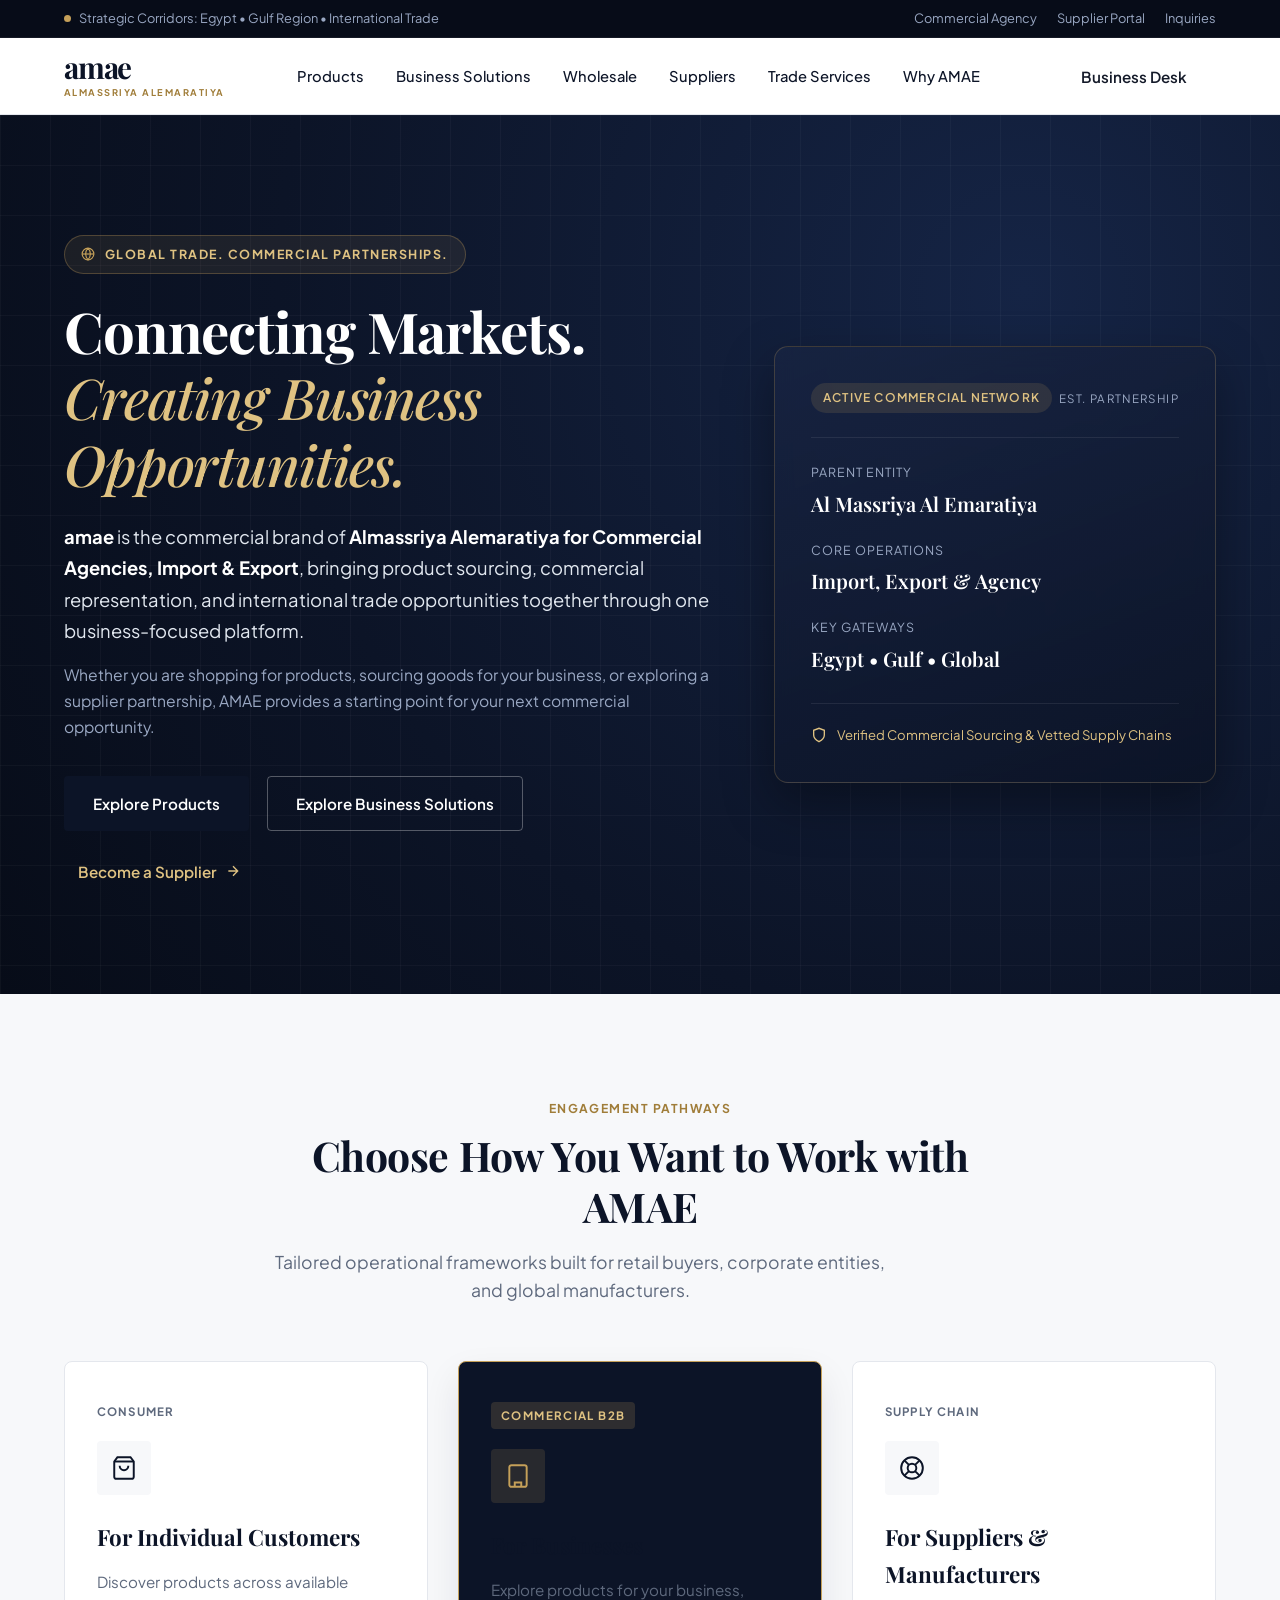
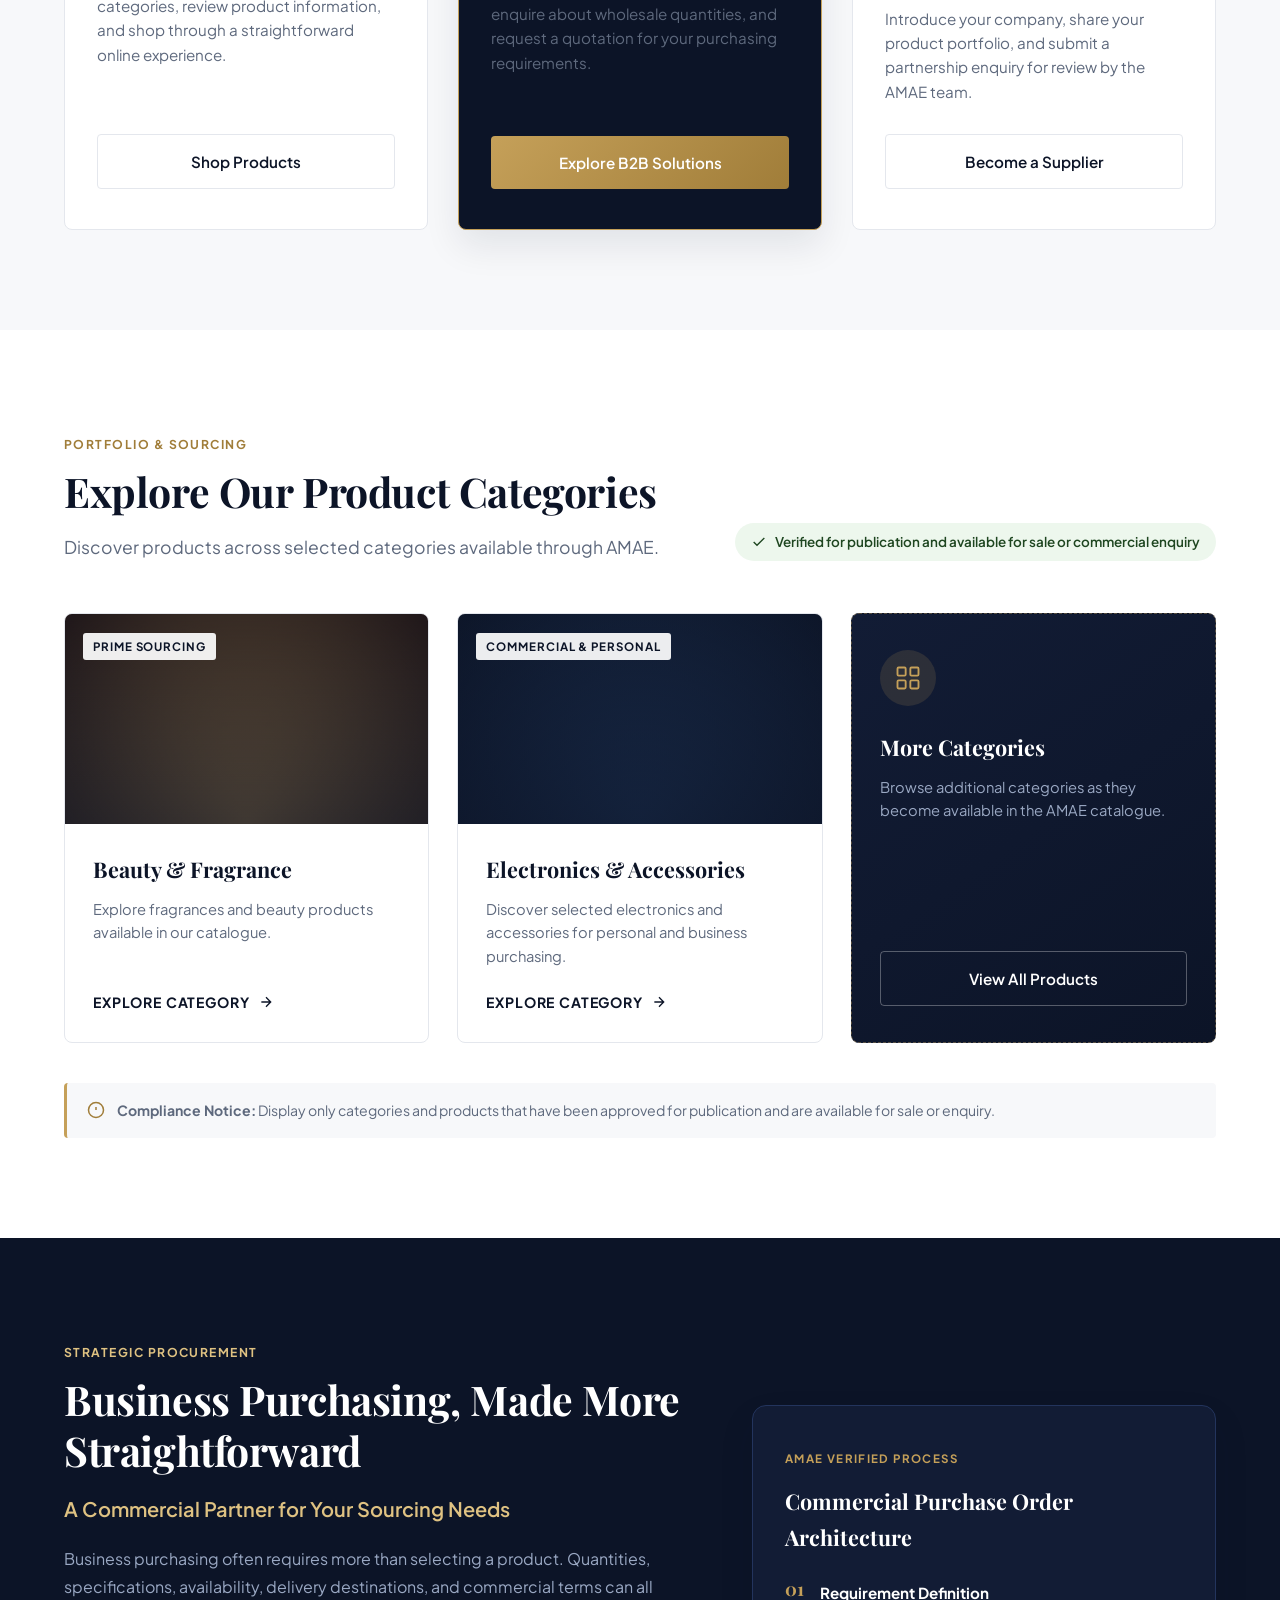
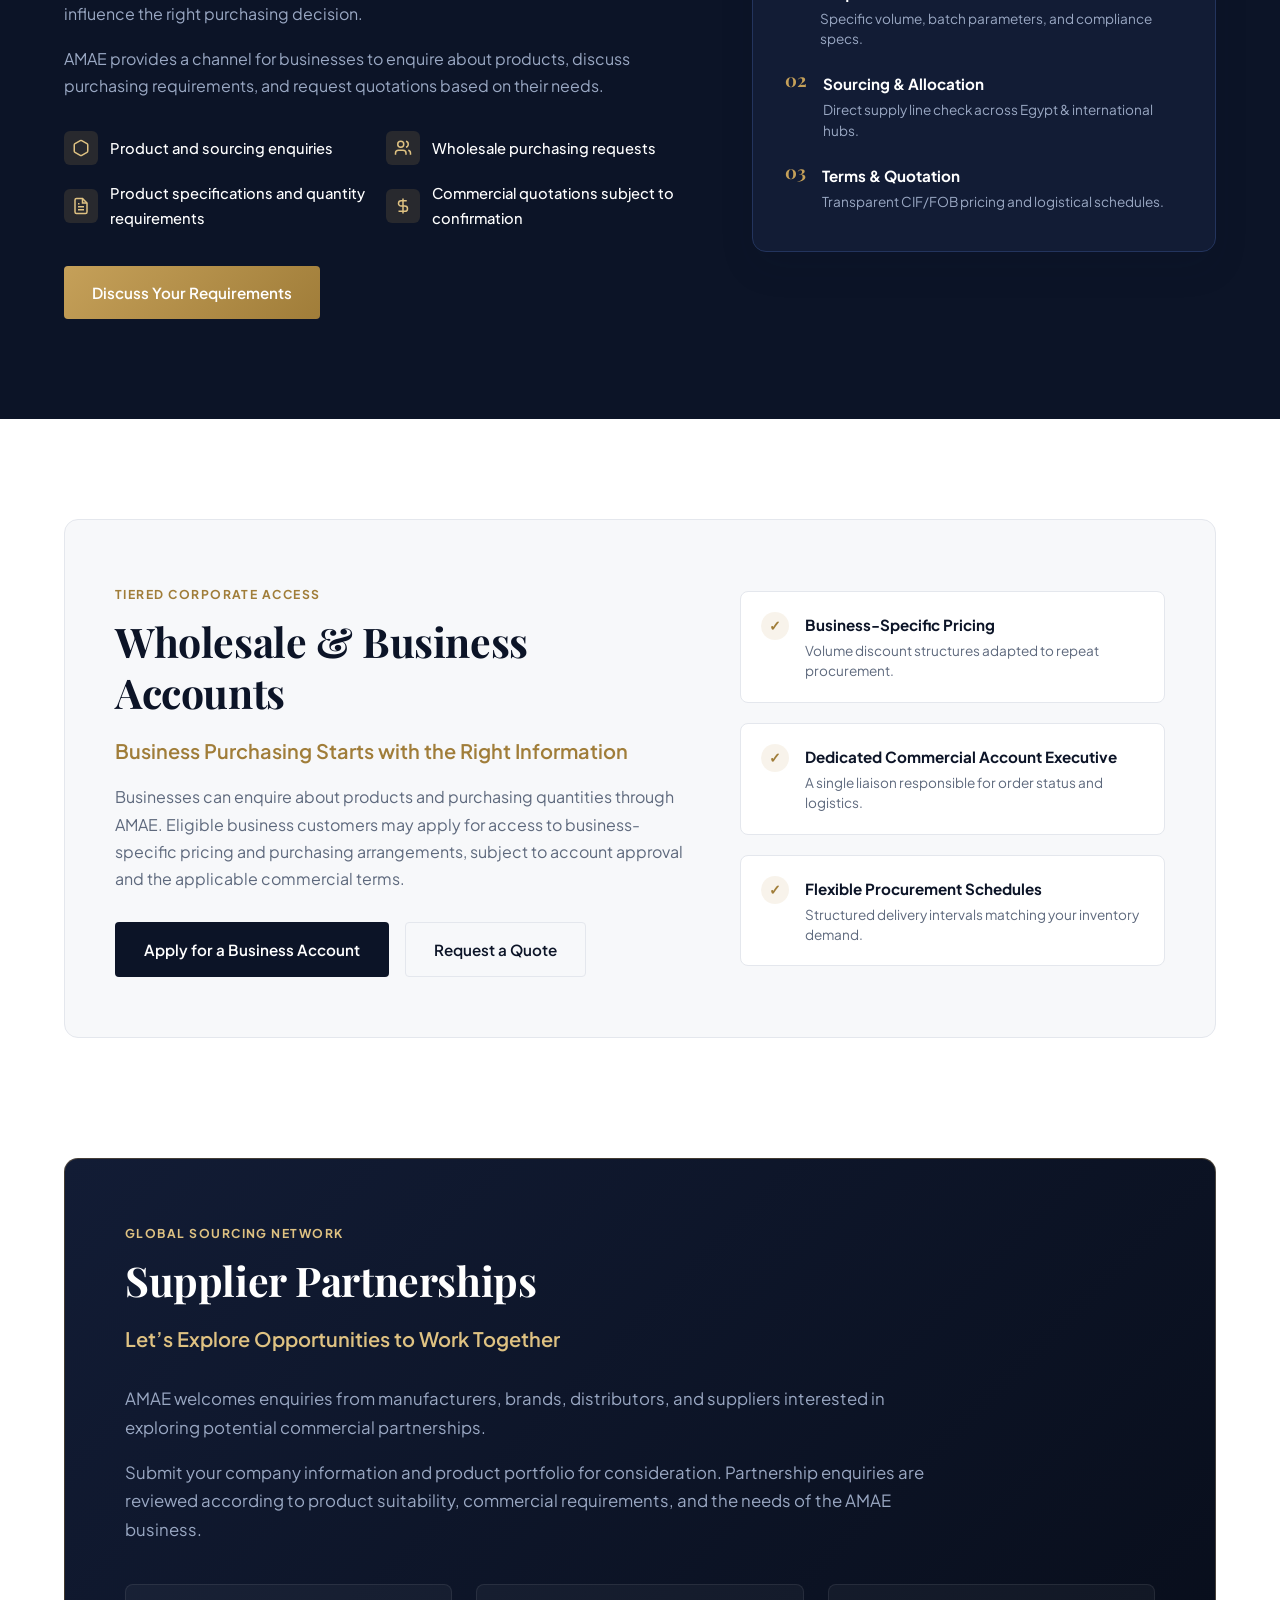
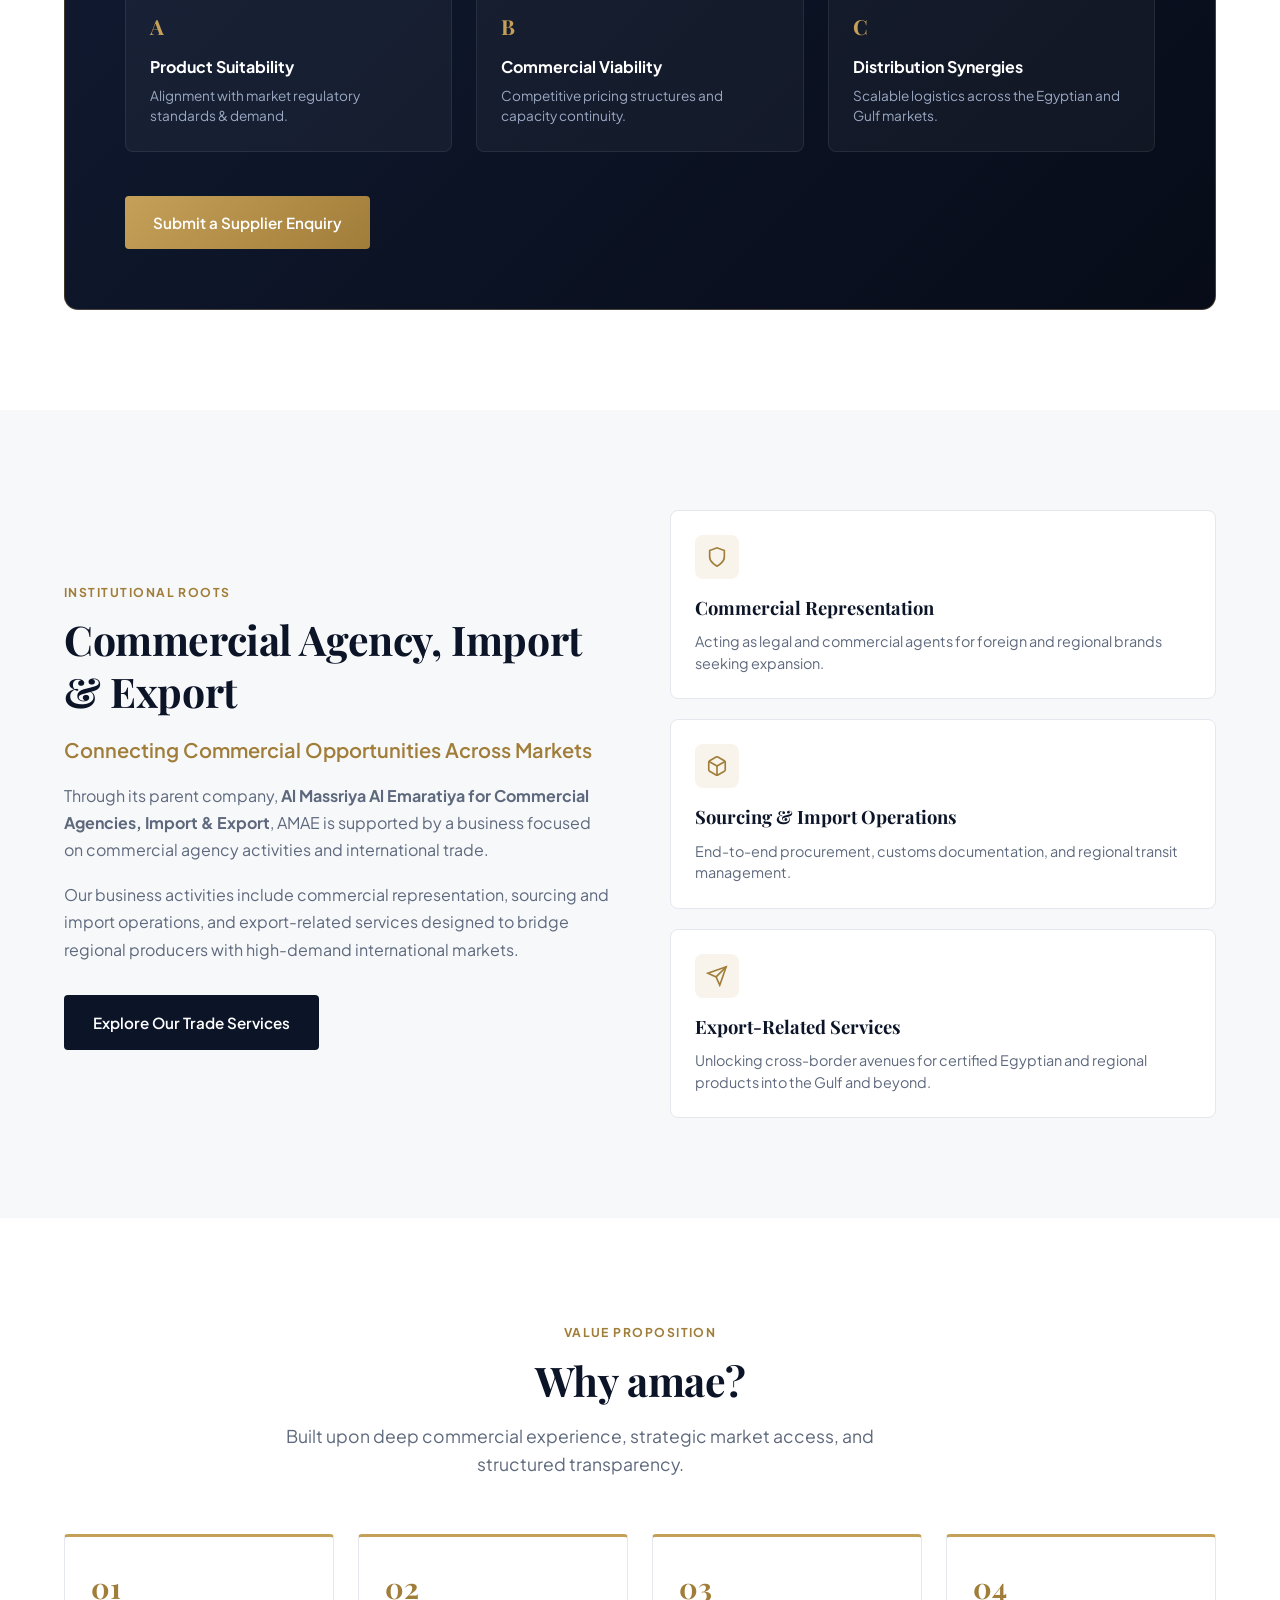
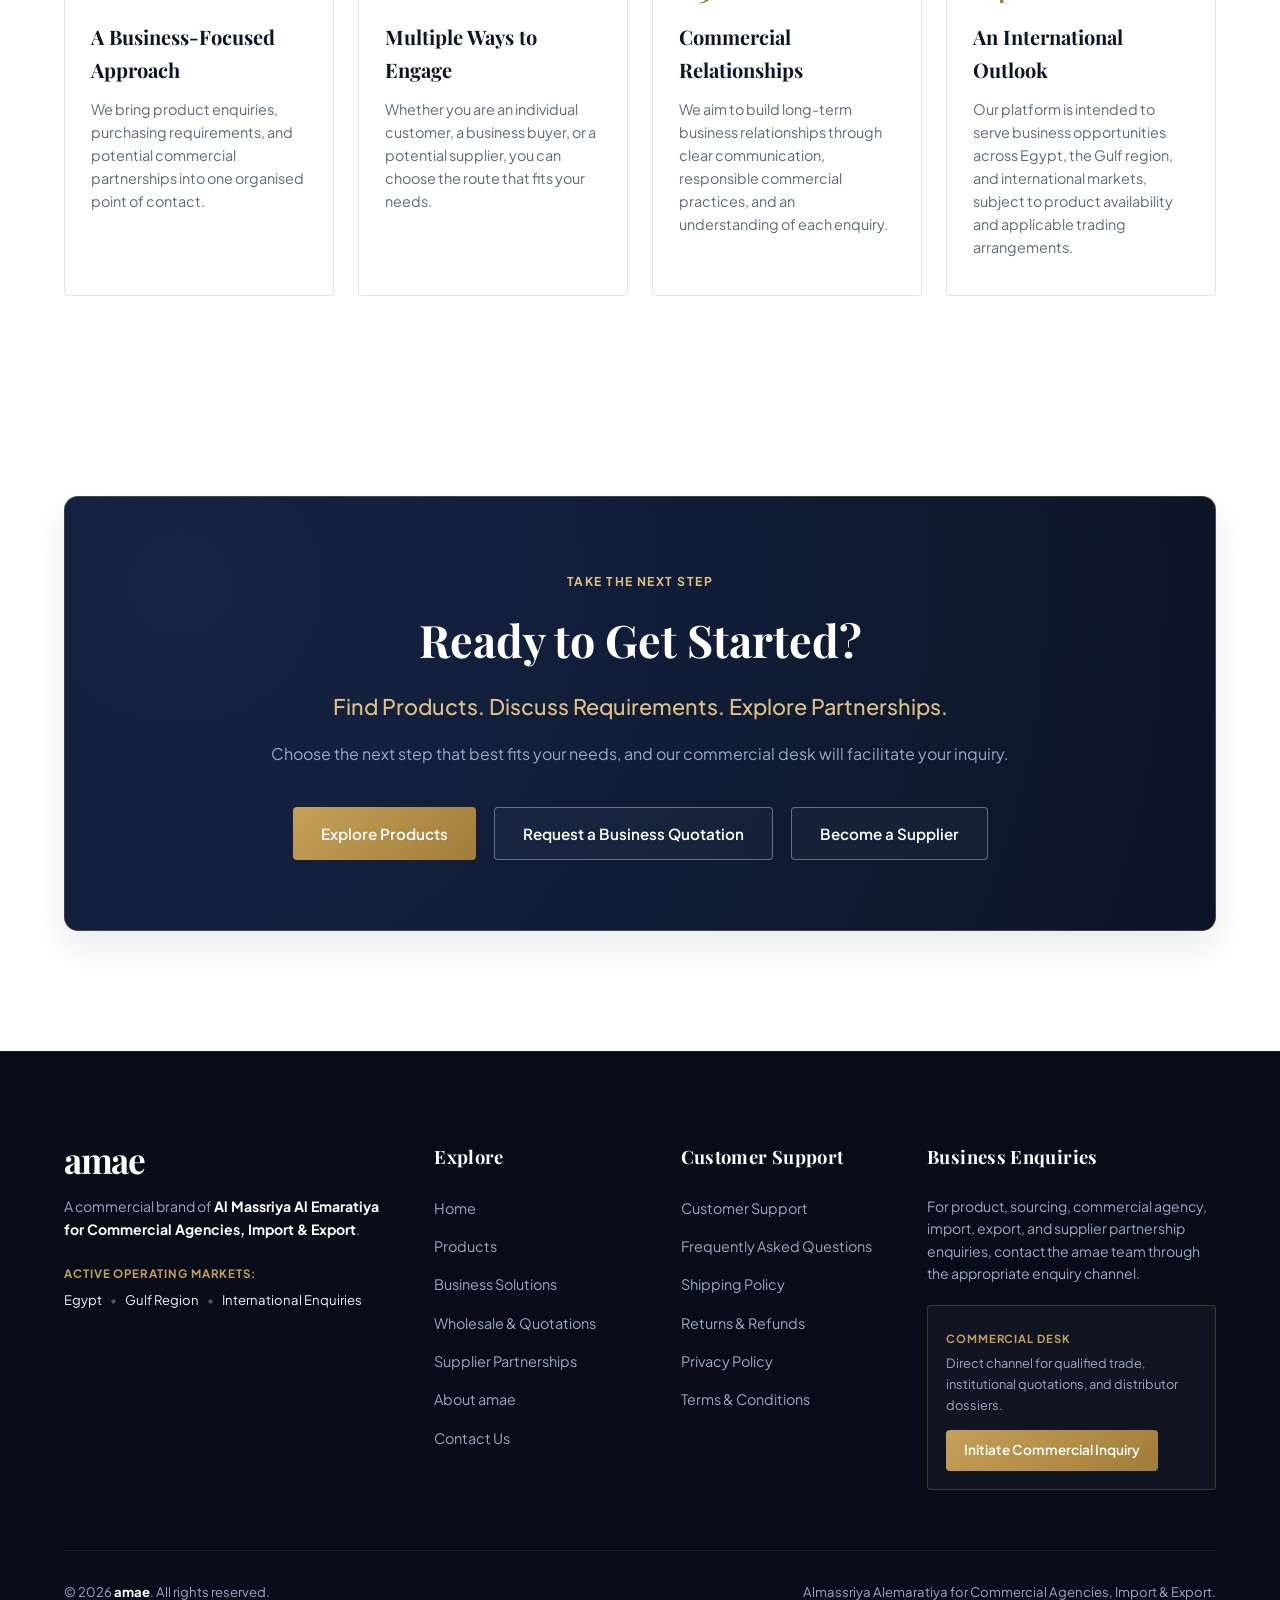
<file: index.html>
<!DOCTYPE html>
<html lang="en">
<head>
  <meta charset="UTF-8" />
  <meta name="viewport" content="width=device-width, initial-scale=1.0" />
  <title>amae | Global Trade & Commercial Partnerships</title>
  <meta name="description" content="Commercial brand of Almassriya Alemaratiya for Commercial Agencies, Import & Export. Connecting markets and creating business opportunities across Egypt, the Gulf, and globally." />
  
  <!-- Fonts -->
  <link rel="preconnect" href="https://fonts.googleapis.com">
  <link rel="preconnect" href="https://fonts.gstatic.com" crossorigin>
  <link href="https://fonts.googleapis.com/css2?family=Plus+Jakarta+Sans:wght@300;400;500;600;700;800&family=Playfair+Display:ital,wght@0,600;0,700;1,500&display=swap" rel="stylesheet">
  
  <!-- Stylesheet -->
  <link rel="stylesheet" href="css/style.css" />
</head>
<body>

  <!-- Top Announcement Bar -->
  <aside class="topbar">
    <div class="container topbar-inner">
      <div class="topbar-market">
        <span class="pulse-dot"></span>
        <span>Strategic Corridors: Egypt • Gulf Region • International Trade</span>
      </div>
      <div class="topbar-links">
        <a href="#trade">Commercial Agency</a>
        <a href="#suppliers">Supplier Portal</a>
        <a href="#contact">Inquiries</a>
      </div>
    </div>
  </aside>

  <!-- Navigation -->
  <header class="site-header" id="header">
    <div class="container nav-container">
      <a href="#" class="brand-logo" aria-label="amae Home">
        <span class="logo-text">amae</span>
        <span class="logo-sub">Almassriya Alemaratiya</span>
      </a>

      <nav class="nav-menu" id="navMenu">
        <ul class="nav-list">
          <li><a href="#categories" class="nav-link">Products</a></li>
          <li><a href="#solutions" class="nav-link">Business Solutions</a></li>
          <li><a href="#sourcing" class="nav-link">Wholesale</a></li>
          <li><a href="#suppliers" class="nav-link">Suppliers</a></li>
          <li><a href="#trade" class="nav-link">Trade Services</a></li>
          <li><a href="#why-amae" class="nav-link">Why AMAE</a></li>
        </ul>
        <div class="nav-cta-mobile">
          <a href="#ready" class="btn btn-primary">Get Started</a>
        </div>
      </nav>

      <div class="nav-actions">
        <a href="#ready" class="btn btn-secondary nav-action-btn">Business Desk</a>
        <button class="menu-toggle" id="menuToggle" aria-label="Toggle navigation">
          <span></span>
          <span></span>
          <span></span>
        </button>
      </div>
    </div>
  </header>

  <main>
    <!-- 1. Hero Section -->
    <section class="hero-section" id="hero">
      <div class="hero-bg-overlay"></div>
      <div class="hero-grid-pattern"></div>
      <div class="container hero-container">
        <div class="hero-content">
          <div class="eyebrow-badge fade-in">
            <svg class="icon-badge" viewBox="0 0 24 24" fill="none" stroke="currentColor" stroke-width="2"><circle cx="12" cy="12" r="10"/><path d="M12 2a14.5 14.5 0 0 0 0 20 14.5 14.5 0 0 0 0-20"/><path d="M2 12h20"/></svg>
            <span>GLOBAL TRADE. COMMERCIAL PARTNERSHIPS.</span>
          </div>
          
          <h1 class="hero-title fade-in">
            Connecting Markets.<br>
            <span>Creating Business Opportunities.</span>
          </h1>

          <p class="hero-lead fade-in">
            <strong>amae</strong> is the commercial brand of <strong>Almassriya Alemaratiya for Commercial Agencies, Import &amp; Export</strong>, bringing product sourcing, commercial representation, and international trade opportunities together through one business-focused platform.
          </p>

          <p class="hero-subtitle fade-in">
            Whether you are shopping for products, sourcing goods for your business, or exploring a supplier partnership, AMAE provides a starting point for your next commercial opportunity.
          </p>

          <div class="hero-actions fade-in">
            <a href="#categories" class="btn btn-primary">Explore Products</a>
            <a href="#solutions" class="btn btn-outline">Explore Business Solutions</a>
            <a href="#suppliers" class="hero-link">
              <span>Become a Supplier</span>
              <svg viewBox="0 0 24 24" width="16" height="16" stroke="currentColor" stroke-width="2" fill="none"><path d="M5 12h14M12 5l7 7-7 7"/></svg>
            </a>
          </div>
        </div>

        <div class="hero-metrics-card fade-in">
          <div class="metric-card-header">
            <span class="card-status-pill">Active Commercial Network</span>
            <span class="card-year">EST. PARTNERSHIP</span>
          </div>
          <div class="metric-row">
            <div class="metric-item">
              <span class="metric-label">Parent Entity</span>
              <span class="metric-val">Al Massriya Al Emaratiya</span>
            </div>
            <div class="metric-item">
              <span class="metric-label">Core Operations</span>
              <span class="metric-val">Import, Export &amp; Agency</span>
            </div>
            <div class="metric-item">
              <span class="metric-label">Key Gateways</span>
              <span class="metric-val">Egypt • Gulf • Global</span>
            </div>
          </div>
          <div class="metric-footer-note">
            <svg viewBox="0 0 24 24" width="16" height="16" fill="none" stroke="currentColor" stroke-width="2"><path d="M12 22s8-4 8-10V5l-8-3-8 3v7c0 6 8 10 8 10z"/></svg>
            <span>Verified Commercial Sourcing &amp; Vetted Supply Chains</span>
          </div>
        </div>
      </div>
    </section>

    <!-- 2. Choose How You Want to Work with AMAE -->
    <section class="section audience-section" id="solutions">
      <div class="container">
        <div class="section-header text-center">
          <span class="section-tag">Engagement Pathways</span>
          <h2 class="section-title">Choose How You Want to Work with AMAE</h2>
          <p class="section-desc">Tailored operational frameworks built for retail buyers, corporate entities, and global manufacturers.</p>
        </div>

        <div class="audience-grid">
          <!-- Card 1 -->
          <article class="audience-card">
            <div class="card-badge">Consumer</div>
            <div class="audience-icon">
              <svg viewBox="0 0 24 24" fill="none" stroke="currentColor" stroke-width="1.8"><path d="M6 2 3 6v14a2 2 0 0 0 2 2h14a2 2 0 0 0 2-2V6l-3-4Z"/><path d="M3 6h18"/><path d="M16 10a4 4 0 0 1-8 0"/></svg>
            </div>
            <h3>For Individual Customers</h3>
            <p>Discover products across available categories, review product information, and shop through a straightforward online experience.</p>
            <a href="#categories" class="btn btn-outline-dark">Shop Products</a>
          </article>

          <!-- Card 2 (Featured) -->
          <article class="audience-card audience-card-featured">
            <div class="featured-ribbon">Commercial B2B</div>
            <div class="audience-icon">
              <svg viewBox="0 0 24 24" fill="none" stroke="currentColor" stroke-width="1.8"><rect width="16" height="20" x="4" y="2" rx="2" ry="2"/><path d="M9 22v-4h6v4"/><path d="M8 6h.01"/><path d="M16 6h.01"/><path d="M8 10h.01"/><path d="M16 10h.01"/><path d="M8 14h.01"/><path d="M16 14h.01"/><path d="M8 18h.01"/><path d="M16 18h.01"/></svg>
            </div>
            <h3>For Businesses</h3>
            <p>Explore products for your business, enquire about wholesale quantities, and request a quotation for your purchasing requirements.</p>
            <a href="#sourcing" class="btn btn-gold">Explore B2B Solutions</a>
          </article>

          <!-- Card 3 -->
          <article class="audience-card">
            <div class="card-badge">Supply Chain</div>
            <div class="audience-icon">
              <svg viewBox="0 0 24 24" fill="none" stroke="currentColor" stroke-width="1.8"><circle cx="12" cy="12" r="10"/><path d="m4.93 4.93 4.24 4.24"/><path d="m14.83 9.17 4.24-4.24"/><path d="m14.83 14.83 4.24 4.24"/><path d="m9.17 14.83-4.24 4.24"/><circle cx="12" cy="12" r="4"/></svg>
            </div>
            <h3>For Suppliers &amp; Manufacturers</h3>
            <p>Introduce your company, share your product portfolio, and submit a partnership enquiry for review by the AMAE team.</p>
            <a href="#suppliers" class="btn btn-outline-dark">Become a Supplier</a>
          </article>
        </div>
      </div>
    </section>

    <!-- 3. Explore Our Product Categories -->
    <section class="section categories-section" id="categories">
      <div class="container">
        <div class="section-header-flex">
          <div>
            <span class="section-tag">Portfolio &amp; Sourcing</span>
            <h2 class="section-title">Explore Our Product Categories</h2>
            <p class="section-desc">Discover products across selected categories available through AMAE.</p>
          </div>
          <div class="curated-badge">
            <svg viewBox="0 0 24 24" width="16" height="16" fill="none" stroke="currentColor" stroke-width="2"><path d="M20 6L9 17l-5-5"/></svg>
            <span>Verified for publication and available for sale or commercial enquiry</span>
          </div>
        </div>

        <div class="categories-grid">
          <!-- Category 1 -->
          <div class="category-card">
            <div class="category-img category-beauty">
              <div class="category-tag-chip">Prime Sourcing</div>
            </div>
            <div class="category-body">
              <h3>Beauty &amp; Fragrance</h3>
              <p>Explore fragrances and beauty products available in our catalogue.</p>
              <a href="#ready" class="category-link">
                <span>Explore Category</span>
                <svg viewBox="0 0 24 24" width="16" height="16" fill="none" stroke="currentColor" stroke-width="2"><path d="M5 12h14M12 5l7 7-7 7"/></svg>
              </a>
            </div>
          </div>

          <!-- Category 2 -->
          <div class="category-card">
            <div class="category-img category-tech">
              <div class="category-tag-chip">Commercial &amp; Personal</div>
            </div>
            <div class="category-body">
              <h3>Electronics &amp; Accessories</h3>
              <p>Discover selected electronics and accessories for personal and business purchasing.</p>
              <a href="#ready" class="category-link">
                <span>Explore Category</span>
                <svg viewBox="0 0 24 24" width="16" height="16" fill="none" stroke="currentColor" stroke-width="2"><path d="M5 12h14M12 5l7 7-7 7"/></svg>
              </a>
            </div>
          </div>

          <!-- Category 3 -->
          <div class="category-card category-card-expansion">
            <div class="category-icon-box">
              <svg viewBox="0 0 24 24" fill="none" stroke="currentColor" stroke-width="1.6"><rect width="7" height="7" x="3" y="3" rx="1"/><rect width="7" height="7" x="14" y="3" rx="1"/><rect width="7" height="7" x="14" y="14" rx="1"/><rect width="7" height="7" x="3" y="14" rx="1"/></svg>
            </div>
            <div class="category-body">
              <h3>More Categories</h3>
              <p>Browse additional categories as they become available in the AMAE catalogue.</p>
              <a href="#ready" class="btn btn-outline">View All Products</a>
            </div>
          </div>
        </div>

        <div class="category-compliance-note">
          <svg viewBox="0 0 24 24" width="18" height="18" fill="none" stroke="currentColor" stroke-width="2"><circle cx="12" cy="12" r="10"/><line x1="12" y1="8" x2="12" y2="12"/><line x1="12" y1="16" x2="12.01" y2="16"/></svg>
          <p><strong>Compliance Notice:</strong> Display only categories and products that have been approved for publication and are available for sale or enquiry.</p>
        </div>
      </div>
    </section>

    <!-- 4. Business Purchasing, Made More Straightforward -->
    <section class="section sourcing-section" id="sourcing">
      <div class="container">
        <div class="sourcing-wrapper">
          <div class="sourcing-content">
            <span class="section-tag light">Strategic Procurement</span>
            <h2 class="section-title text-white">Business Purchasing, Made More Straightforward</h2>
            <h3 class="sourcing-subtitle">A Commercial Partner for Your Sourcing Needs</h3>
            
            <p class="sourcing-text">
              Business purchasing often requires more than selecting a product. Quantities, specifications, availability, delivery destinations, and commercial terms can all influence the right purchasing decision.
            </p>
            <p class="sourcing-text">
              AMAE provides a channel for businesses to enquire about products, discuss purchasing requirements, and request quotations based on their needs.
            </p>

            <div class="sourcing-features-grid">
              <div class="feature-item">
                <div class="feature-icon">
                  <svg viewBox="0 0 24 24" fill="none" stroke="currentColor" stroke-width="2"><path d="M21 16V8a2 2 0 0 0-1-1.73l-7-4a2 2 0 0 0-2 0l-7 4A2 2 0 0 0 3 8v8a2 2 0 0 0 1 1.73l7 4a2 2 0 0 0 2 0l7-4A2 2 0 0 0 21 16z"/></svg>
                </div>
                <span>Product and sourcing enquiries</span>
              </div>
              <div class="feature-item">
                <div class="feature-icon">
                  <svg viewBox="0 0 24 24" fill="none" stroke="currentColor" stroke-width="2"><path d="M16 21v-2a4 4 0 0 0-4-4H6a4 4 0 0 0-4 4v2"/><circle cx="9" cy="7" r="4"/><path d="M22 21v-2a4 4 0 0 0-3-3.87"/><path d="M16 3.13a4 4 0 0 1 0 7.75"/></svg>
                </div>
                <span>Wholesale purchasing requests</span>
              </div>
              <div class="feature-item">
                <div class="feature-icon">
                  <svg viewBox="0 0 24 24" fill="none" stroke="currentColor" stroke-width="2"><path d="M14 2H6a2 2 0 0 0-2 2v16a2 2 0 0 0 2 2h12a2 2 0 0 0 2-2V8z"/><polyline points="14 2 14 8 20 8"/><line x1="16" y1="13" x2="8" y2="13"/><line x1="16" y1="17" x2="8" y2="17"/><polyline points="10 9 9 9 8 9"/></svg>
                </div>
                <span>Product specifications and quantity requirements</span>
              </div>
              <div class="feature-item">
                <div class="feature-icon">
                  <svg viewBox="0 0 24 24" fill="none" stroke="currentColor" stroke-width="2"><path d="M12 2v20M17 5H9.5a3.5 3.5 0 0 0 0 7h5a3.5 3.5 0 0 1 0 7H6"/></svg>
                </div>
                <span>Commercial quotations subject to confirmation</span>
              </div>
            </div>

            <div class="sourcing-action">
              <a href="#ready" class="btn btn-gold">Discuss Your Requirements</a>
            </div>
          </div>

          <div class="sourcing-visual">
            <div class="sourcing-card-stacked">
              <div class="stack-badge">AMAE Verified Process</div>
              <h4>Commercial Purchase Order Architecture</h4>
              <ul class="process-steps">
                <li>
                  <span class="step-num">01</span>
                  <div>
                    <strong>Requirement Definition</strong>
                    <p>Specific volume, batch parameters, and compliance specs.</p>
                  </div>
                </li>
                <li>
                  <span class="step-num">02</span>
                  <div>
                    <strong>Sourcing &amp; Allocation</strong>
                    <p>Direct supply line check across Egypt &amp; international hubs.</p>
                  </div>
                </li>
                <li>
                  <span class="step-num">03</span>
                  <div>
                    <strong>Terms &amp; Quotation</strong>
                    <p>Transparent CIF/FOB pricing and logistical schedules.</p>
                  </div>
                </li>
              </ul>
            </div>
          </div>
        </div>
      </div>
    </section>

    <!-- 5. Wholesale & Business Accounts -->
    <section class="section wholesale-section">
      <div class="container">
        <div class="wholesale-panel">
          <div class="wholesale-grid">
            <div class="wholesale-copy">
              <span class="section-tag">Tiered Corporate Access</span>
              <h2 class="section-title">Wholesale &amp; Business Accounts</h2>
              <h3 class="panel-subtitle">Business Purchasing Starts with the Right Information</h3>
              <p>
                Businesses can enquire about products and purchasing quantities through AMAE. Eligible business customers may apply for access to business-specific pricing and purchasing arrangements, subject to account approval and the applicable commercial terms.
              </p>
              <div class="wholesale-actions">
                <a href="#ready" class="btn btn-primary">Apply for a Business Account</a>
                <a href="#ready" class="btn btn-outline-dark">Request a Quote</a>
              </div>
            </div>

            <div class="wholesale-perks">
              <div class="perk-card">
                <div class="perk-bullet">✓</div>
                <div>
                  <strong>Business-Specific Pricing</strong>
                  <p>Volume discount structures adapted to repeat procurement.</p>
                </div>
              </div>
              <div class="perk-card">
                <div class="perk-bullet">✓</div>
                <div>
                  <strong>Dedicated Commercial Account Executive</strong>
                  <p>A single liaison responsible for order status and logistics.</p>
                </div>
              </div>
              <div class="perk-card">
                <div class="perk-bullet">✓</div>
                <div>
                  <strong>Flexible Procurement Schedules</strong>
                  <p>Structured delivery intervals matching your inventory demand.</p>
                </div>
              </div>
            </div>
          </div>
        </div>
      </div>
    </section>

    <!-- 6. Supplier Partnerships -->
    <section class="section suppliers-section" id="suppliers">
      <div class="container">
        <div class="supplier-card-box">
          <div class="supplier-header-block">
            <span class="section-tag light">Global Sourcing Network</span>
            <h2 class="section-title text-white">Supplier Partnerships</h2>
            <h3 class="sourcing-subtitle">Let’s Explore Opportunities to Work Together</h3>
          </div>
          
          <div class="supplier-body-content">
            <p>
              AMAE welcomes enquiries from manufacturers, brands, distributors, and suppliers interested in exploring potential commercial partnerships.
            </p>
            <p>
              Submit your company information and product portfolio for consideration. Partnership enquiries are reviewed according to product suitability, commercial requirements, and the needs of the AMAE business.
            </p>

            <div class="supplier-criteria">
              <div class="criteria-item">
                <span class="criteria-number">A</span>
                <div>
                  <h4>Product Suitability</h4>
                  <p>Alignment with market regulatory standards &amp; demand.</p>
                </div>
              </div>
              <div class="criteria-item">
                <span class="criteria-number">B</span>
                <div>
                  <h4>Commercial Viability</h4>
                  <p>Competitive pricing structures and capacity continuity.</p>
                </div>
              </div>
              <div class="criteria-item">
                <span class="criteria-number">C</span>
                <div>
                  <h4>Distribution Synergies</h4>
                  <p>Scalable logistics across the Egyptian and Gulf markets.</p>
                </div>
              </div>
            </div>

            <div class="supplier-btn-container">
              <a href="#ready" class="btn btn-gold">Submit a Supplier Enquiry</a>
            </div>
          </div>
        </div>
      </div>
    </section>

    <!-- 7. Commercial Agency, Import & Export -->
    <section class="section trade-section" id="trade">
      <div class="container">
        <div class="trade-grid">
          <div class="trade-info">
            <span class="section-tag">Institutional Roots</span>
            <h2 class="section-title">Commercial Agency, Import &amp; Export</h2>
            <h3 class="panel-subtitle">Connecting Commercial Opportunities Across Markets</h3>
            <p>
              Through its parent company, <strong>Al Massriya Al Emaratiya for Commercial Agencies, Import &amp; Export</strong>, AMAE is supported by a business focused on commercial agency activities and international trade.
            </p>
            <p>
              Our business activities include commercial representation, sourcing and import operations, and export-related services designed to bridge regional producers with high-demand international markets.
            </p>
            <div class="trade-cta-row">
              <a href="#ready" class="btn btn-primary">Explore Our Trade Services</a>
            </div>
          </div>

          <div class="trade-pillars">
            <div class="pillar-card">
              <div class="pillar-icon">
                <svg viewBox="0 0 24 24" fill="none" stroke="currentColor" stroke-width="1.8"><path d="M12 22s8-4 8-10V5l-8-3-8 3v7c0 6 8 10 8 10z"/></svg>
              </div>
              <h4>Commercial Representation</h4>
              <p>Acting as legal and commercial agents for foreign and regional brands seeking expansion.</p>
            </div>

            <div class="pillar-card">
              <div class="pillar-icon">
                <svg viewBox="0 0 24 24" fill="none" stroke="currentColor" stroke-width="1.8"><path d="M21 8a2 2 0 0 0-1-1.73l-7-4a2 2 0 0 0-2 0l-7 4A2 2 0 0 0 3 8v8a2 2 0 0 0 1 1.73l7 4a2 2 0 0 0 2 0l7-4A2 2 0 0 0 21 16Z"/><path d="m3.3 7 8.7 5 8.7-5"/><path d="M12 22V12"/></svg>
              </div>
              <h4>Sourcing &amp; Import Operations</h4>
              <p>End-to-end procurement, customs documentation, and regional transit management.</p>
            </div>

            <div class="pillar-card">
              <div class="pillar-icon">
                <svg viewBox="0 0 24 24" fill="none" stroke="currentColor" stroke-width="1.8"><line x1="22" y1="2" x2="11" y2="13"/><polygon points="22 2 15 22 11 13 2 9 22 2"/></svg>
              </div>
              <h4>Export-Related Services</h4>
              <p>Unlocking cross-border avenues for certified Egyptian and regional products into the Gulf and beyond.</p>
            </div>
          </div>
        </div>
      </div>
    </section>

    <!-- 8. Why amae? -->
    <section class="section why-section" id="why-amae">
      <div class="container">
        <div class="section-header text-center">
          <span class="section-tag">Value Proposition</span>
          <h2 class="section-title">Why amae?</h2>
          <p class="section-desc">Built upon deep commercial experience, strategic market access, and structured transparency.</p>
        </div>

        <div class="why-grid">
          <div class="why-card">
            <div class="why-number">01</div>
            <h3>A Business-Focused Approach</h3>
            <p>We bring product enquiries, purchasing requirements, and potential commercial partnerships into one organised point of contact.</p>
          </div>

          <div class="why-card">
            <div class="why-number">02</div>
            <h3>Multiple Ways to Engage</h3>
            <p>Whether you are an individual customer, a business buyer, or a potential supplier, you can choose the route that fits your needs.</p>
          </div>

          <div class="why-card">
            <div class="why-number">03</div>
            <h3>Commercial Relationships</h3>
            <p>We aim to build long-term business relationships through clear communication, responsible commercial practices, and an understanding of each enquiry.</p>
          </div>

          <div class="why-card">
            <div class="why-number">04</div>
            <h3>An International Outlook</h3>
            <p>Our platform is intended to serve business opportunities across Egypt, the Gulf region, and international markets, subject to product availability and applicable trading arrangements.</p>
          </div>
        </div>
      </div>
    </section>

    <!-- 9. Ready to Get Started? -->
    <section class="section ready-section" id="ready">
      <div class="container">
        <div class="ready-card">
          <div class="ready-content">
            <span class="section-tag light">Take The Next Step</span>
            <h2 class="ready-title">Ready to Get Started?</h2>
            <h3 class="ready-subtitle">Find Products. Discuss Requirements. Explore Partnerships.</h3>
            <p class="ready-desc">Choose the next step that best fits your needs, and our commercial desk will facilitate your inquiry.</p>

            <div class="ready-ctas">
              <a href="products.html" class="btn btn-gold">Explore Products</a>
              <button class="btn btn-outline-white" id="openQuoteModal">Request a Business Quotation</button>
              <button class="btn btn-outline-white" id="openSupplierModal">Become a Supplier</button>
            </div>
          </div>
        </div>
      </div>
    </section>
  </main>

  <!-- 10. Footer -->
  <footer class="site-footer" id="contact">
    <div class="container">
      <div class="footer-top-grid">
        <!-- Col 1: Brand -->
        <div class="footer-col footer-col-brand">
          <a href="#" class="brand-logo footer-logo">
            <span class="logo-text">amae</span>
          </a>
          <p class="footer-parentage">
            A commercial brand of <strong>Al Massriya Al Emaratiya for Commercial Agencies, Import &amp; Export</strong>.
          </p>
          <div class="footer-markets">
            <span class="market-title">Active Operating Markets:</span>
            <div class="market-tags">
              <span class="market-tag">Egypt</span>
              <span class="market-sep">•</span>
              <span class="market-tag">Gulf Region</span>
              <span class="market-sep">•</span>
              <span class="market-tag">International Enquiries</span>
            </div>
          </div>
        </div>

        <!-- Col 2: Explore -->
        <div class="footer-col">
          <h4 class="footer-heading">Explore</h4>
          <ul class="footer-links">
            <li><a href="#hero">Home</a></li>
            <li><a href="products.html">Products</a></li>
            <li><a href="#solutions">Business Solutions</a></li>
            <li><a href="#sourcing">Wholesale &amp; Quotations</a></li>
            <li><a href="#suppliers">Supplier Partnerships</a></li>
            <li><a href="#why-amae">About amae</a></li>
            <li><a href="#contact">Contact Us</a></li>
          </ul>
        </div>

        <!-- Col 3: Customer Support -->
        <div class="footer-col">
          <h4 class="footer-heading">Customer Support</h4>
          <ul class="footer-links">
            <li><a href="#support">Customer Support</a></li>
            <li><a href="#faq">Frequently Asked Questions</a></li>
            <li><a href="#shipping">Shipping Policy</a></li>
            <li><a href="#returns">Returns &amp; Refunds</a></li>
            <li><a href="#privacy">Privacy Policy</a></li>
            <li><a href="#terms">Terms &amp; Conditions</a></li>
          </ul>
        </div>

        <!-- Col 4: Business Enquiries -->
        <div class="footer-col footer-col-enquiry">
          <h4 class="footer-heading">Business Enquiries</h4>
          <p class="enquiry-text">
            For product, sourcing, commercial agency, import, export, and supplier partnership enquiries, contact the amae team through the appropriate enquiry channel.
          </p>
          <div class="enquiry-box">
            <span class="enquiry-badge">Commercial Desk</span>
            <p>Direct channel for qualified trade, institutional quotations, and distributor dossiers.</p>
            <a href="#ready" class="btn btn-small btn-gold">Initiate Commercial Inquiry</a>
          </div>
        </div>
      </div>

      <div class="footer-bottom">
        <p>&copy; <span id="year"></span> <strong>amae</strong>. All rights reserved.</p>
        <p class="footer-footnote">Almassriya Alemaratiya for Commercial Agencies, Import &amp; Export.</p>
      </div>
    </div>
  </footer>

  <!-- Interactive Modal for Quotation / Supplier Enquiry -->
  <div class="modal-backdrop" id="inquiryModal">
    <div class="modal-window">
      <button class="modal-close" id="modalClose" aria-label="Close modal">&times;</button>
      <div class="modal-header">
        <span class="section-tag" id="modalTag">Direct Inquiry</span>
        <h3 id="modalTitle">Request a Business Quotation</h3>
        <p id="modalSubtitle">Submit your specifications and commercial parameters below.</p>
      </div>
      <form class="modal-form" id="inquiryForm">
        <div class="form-group">
          <label for="fullName">Full Name / Authorized Representative *</label>
          <input type="text" id="fullName" required placeholder="e.g. Tarek Mansour" />
        </div>
        <div class="form-row">
          <div class="form-group">
            <label for="companyName">Company / Enterprise Name *</label>
            <input type="text" id="companyName" required placeholder="e.g. Gulf Trading LLC" />
          </div>
          <div class="form-group">
            <label for="countryLocation">Country / Operation Hub *</label>
            <input type="text" id="countryLocation" required placeholder="e.g. Egypt / UAE / Saudi Arabia" />
          </div>
        </div>
        <div class="form-row">
          <div class="form-group">
            <label for="workEmail">Business Email *</label>
            <input type="email" id="workEmail" required placeholder="name@company.com" />
          </div>
          <div class="form-group">
            <label for="phoneContact">Direct Phone / WhatsApp *</label>
            <input type="tel" id="phoneContact" required placeholder="+20 / +971 ..." />
          </div>
        </div>
        <div class="form-group">
          <label for="inquiryType">Enquiry Classification</label>
          <select id="inquiryType">
            <option value="wholesale">Wholesale Purchasing / Volume Order</option>
            <option value="supplier">Supplier / Manufacturer Partnership</option>
            <option value="agency">Commercial Agency &amp; Representation</option>
            <option value="import_export">Import &amp; Export Operations</option>
          </select>
        </div>
        <div class="form-group">
          <label for="messageRequirements">Product Specifications &amp; Requirements *</label>
          <textarea id="messageRequirements" rows="4" required placeholder="Outline product names, target quantities, preferred incoterms, and timeline..."></textarea>
        </div>
        <button type="submit" class="btn btn-gold btn-block">Transmit Commercial Enquiry</button>
      </form>
      <div class="form-success-message" id="formSuccessMsg">
        <h4>Enquiry Registered Successfully</h4>
        <p>Your commercial brief has been assigned to the amae commercial desk. A trade representative will review and connect with you shortly.</p>
        <button class="btn btn-outline" id="resetModalBtn">Close Window</button>
      </div>
    </div>
  </div>

  <!-- JavaScript -->
  <script src="js/main.js"></script>
</body>
</html>
</file>
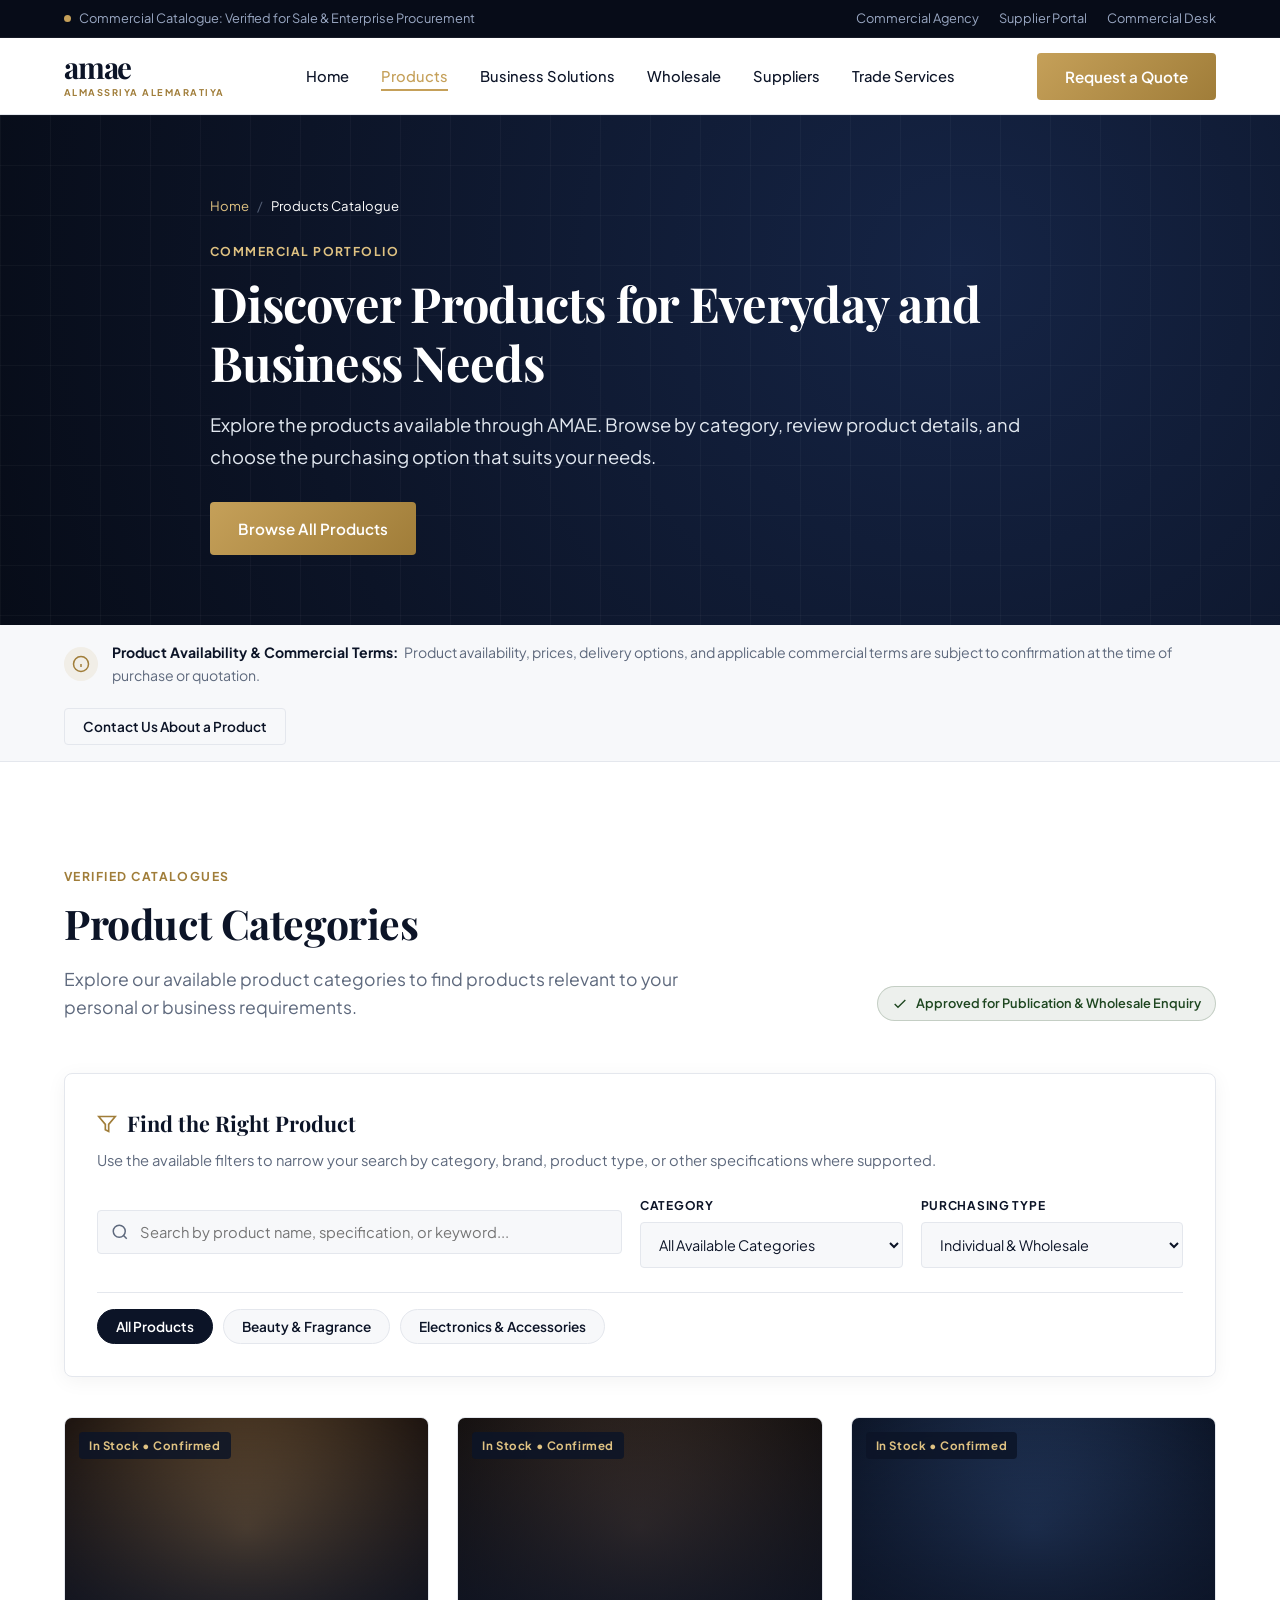
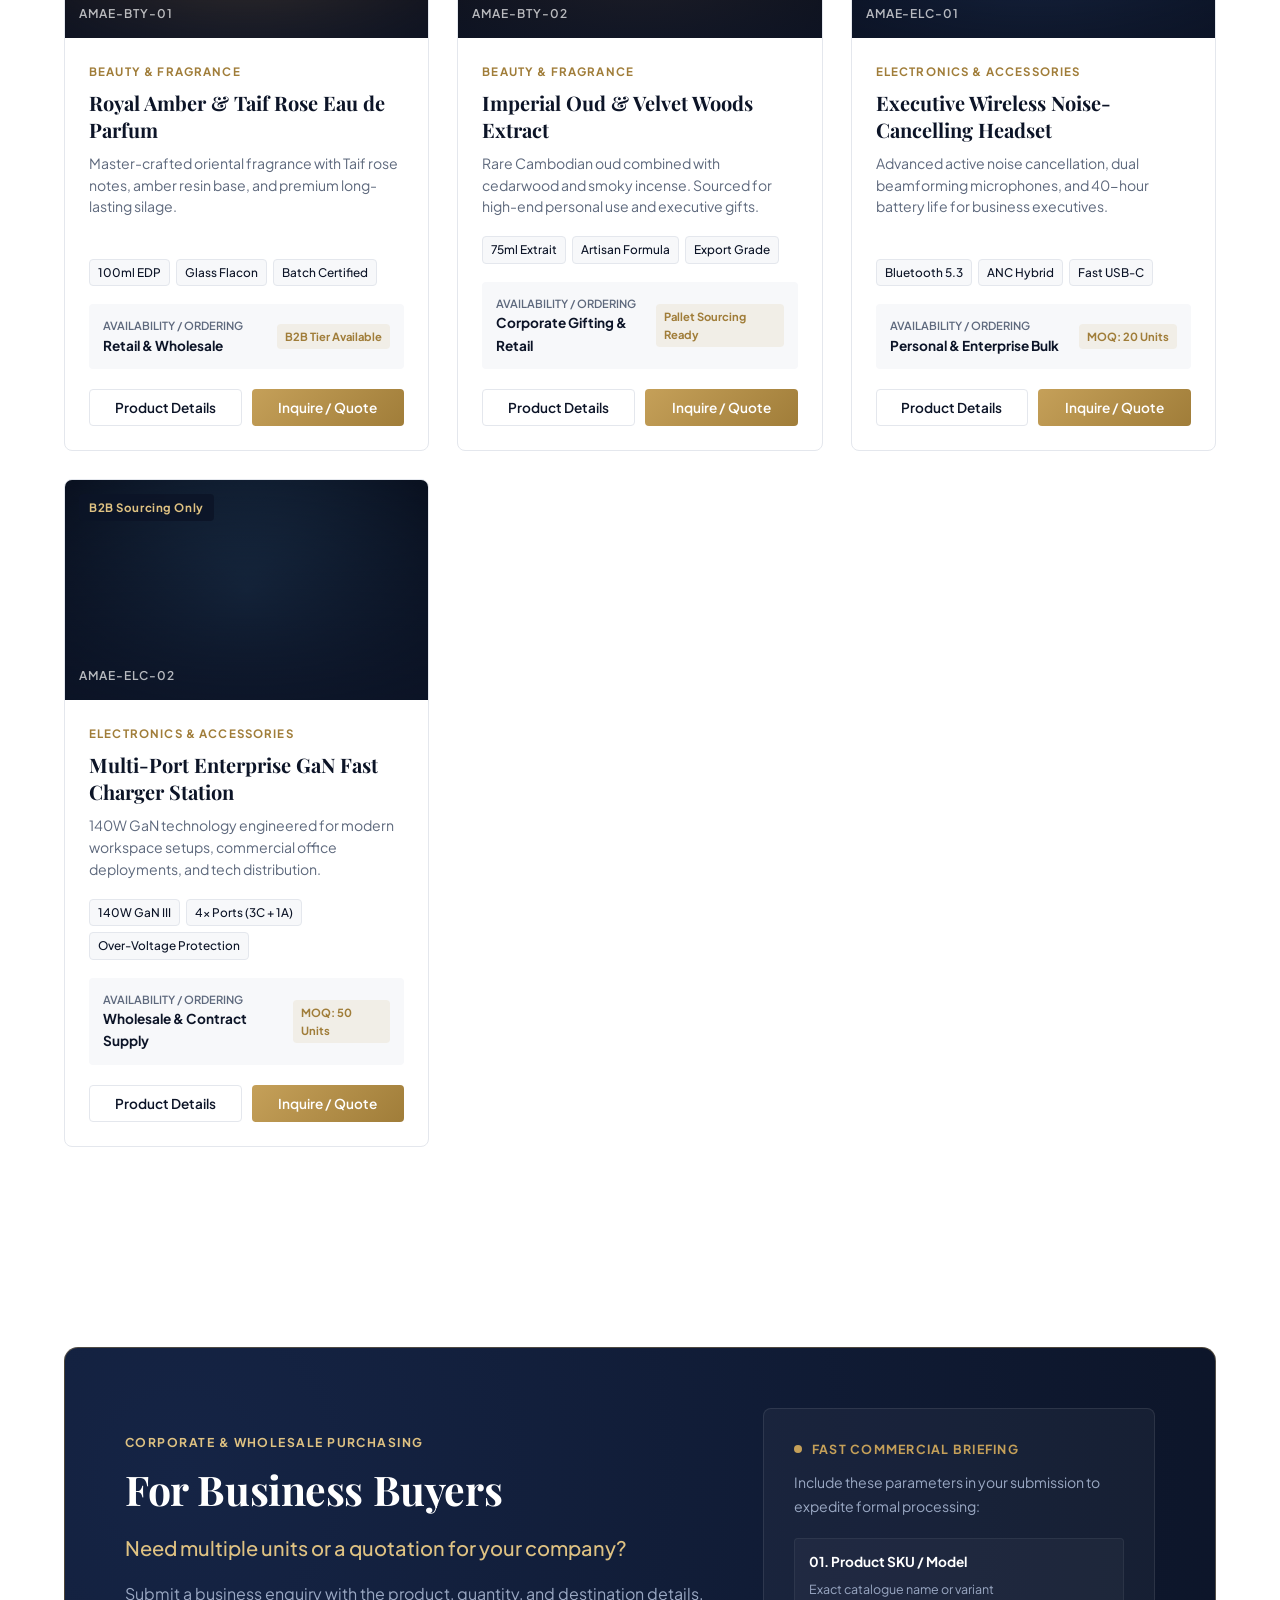
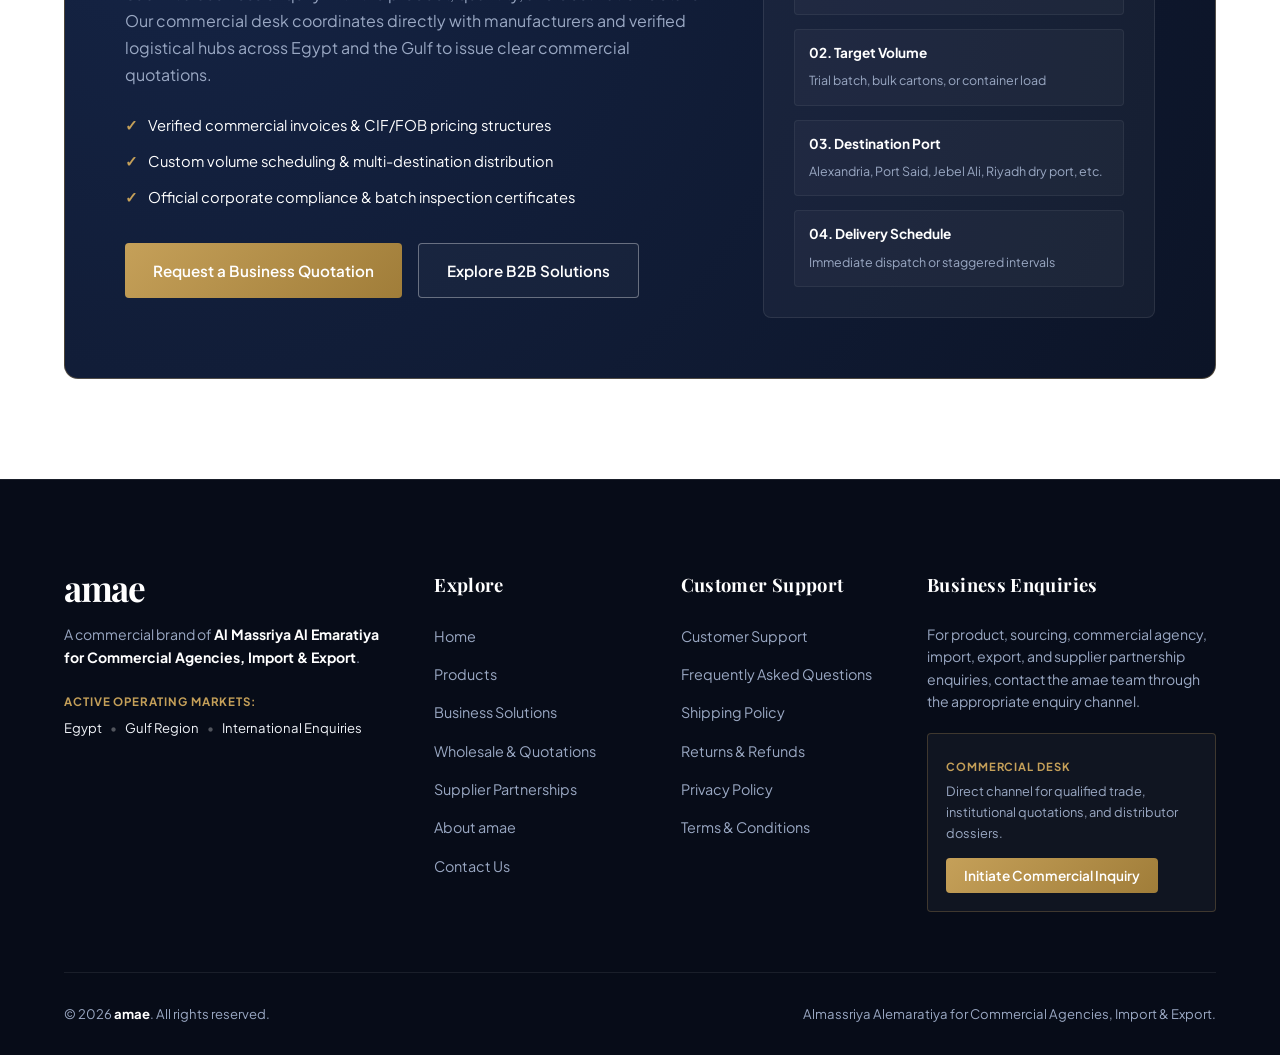
<file: products.html>
<!DOCTYPE html>
<html lang="en">
<head>
  <meta charset="UTF-8" />
  <meta name="viewport" content="width=device-width, initial-scale=1.0" />
  <title>Products Catalogue | amae — Everyday & Business Sourcing</title>
  <meta name="description" content="Discover products for personal and business needs through AMAE. Verified categories, specifications, wholesale options, and commercial quotations." />
  
  <!-- Fonts -->
  <link rel="preconnect" href="https://fonts.googleapis.com">
  <link rel="preconnect" href="https://fonts.gstatic.com" crossorigin>
  <link href="https://fonts.googleapis.com/css2?family=Plus+Jakarta+Sans:wght@300;400;500;600;700;800&family=Playfair+Display:ital,wght@0,600;0,700;1,500&display=swap" rel="stylesheet">
  
  <!-- Main Stylesheet & Products Specific Stylesheet -->
  <link rel="stylesheet" href="css/style.css" />
  <link rel="stylesheet" href="css/products-style.css" />
</head>
<body>

  <!-- Top Announcement Bar -->
  <aside class="topbar">
    <div class="container topbar-inner">
      <div class="topbar-market">
        <span class="pulse-dot"></span>
        <span>Commercial Catalogue: Verified for Sale &amp; Enterprise Procurement</span>
      </div>
      <div class="topbar-links">
        <a href="index.html#trade">Commercial Agency</a>
        <a href="index.html#suppliers">Supplier Portal</a>
        <a href="index.html#contact">Commercial Desk</a>
      </div>
    </div>
  </aside>

  <!-- Site Navigation -->
  <header class="site-header" id="header">
    <div class="container nav-container">
      <a href="index.html" class="brand-logo" aria-label="amae Home">
        <span class="logo-text">amae</span>
        <span class="logo-sub">Almassriya Alemaratiya</span>
      </a>

      <nav class="nav-menu" id="navMenu">
        <ul class="nav-list">
          <li><a href="index.html" class="nav-link">Home</a></li>
          <li><a href="products.html" class="nav-link active">Products</a></li>
          <li><a href="index.html#solutions" class="nav-link">Business Solutions</a></li>
          <li><a href="index.html#sourcing" class="nav-link">Wholesale</a></li>
          <li><a href="index.html#suppliers" class="nav-link">Suppliers</a></li>
          <li><a href="index.html#trade" class="nav-link">Trade Services</a></li>
        </ul>
        <div class="nav-cta-mobile">
          <button class="btn btn-primary" id="openMobileQuoteBtn">Request Quotation</button>
        </div>
      </nav>

      <div class="nav-actions">
        <button class="btn btn-gold nav-action-btn" id="openNavQuoteBtn">Request a Quote</button>
        <button class="menu-toggle" id="menuToggle" aria-label="Toggle navigation">
          <span></span>
          <span></span>
          <span></span>
        </button>
      </div>
    </div>
  </header>

  <main>
    <!-- Products Hero Section -->
    <section class="products-hero">
      <div class="hero-bg-overlay"></div>
      <div class="hero-grid-pattern"></div>
      <div class="container products-hero-container">
        <div class="breadcrumb-nav">
          <a href="index.html">Home</a>
          <span class="sep">/</span>
          <span class="current">Products Catalogue</span>
        </div>

        <span class="section-tag light">Commercial Portfolio</span>
        <h1 class="products-hero-title">Discover Products for Everyday and Business Needs</h1>
        <p class="products-hero-lead">
          Explore the products available through AMAE. Browse by category, review product details, and choose the purchasing option that suits your needs.
        </p>

        <div class="products-hero-action">
          <a href="#catalogueSection" class="btn btn-gold">Browse All Products</a>
        </div>
      </div>
    </section>

    <!-- Product Availability Bar (Policy & Confirmation Notice) -->
    <aside class="availability-bar">
      <div class="container availability-inner">
        <div class="availability-info">
          <div class="availability-icon">
            <svg viewBox="0 0 24 24" fill="none" stroke="currentColor" stroke-width="2"><circle cx="12" cy="12" r="10"/><path d="M12 16v-4"/><path d="M12 8h.01"/></svg>
          </div>
          <div>
            <strong>Product Availability &amp; Commercial Terms:</strong>
            <span>Product availability, prices, delivery options, and applicable commercial terms are subject to confirmation at the time of purchase or quotation.</span>
          </div>
        </div>
        <button class="btn btn-outline-dark btn-small" id="contactProductBtn">Contact Us About a Product</button>
      </div>
    </aside>

    <!-- Main Catalogue Layout (Categories + Filters + Products Grid) -->
    <section class="section catalogue-section" id="catalogueSection">
      <div class="container">
        
        <!-- Section Header -->
        <div class="section-header-flex">
          <div>
            <span class="section-tag">Verified Catalogues</span>
            <h2 class="section-title">Product Categories</h2>
            <p class="section-desc">Explore our available product categories to find products relevant to your personal or business requirements.</p>
          </div>
          <div class="compliance-pill">
            <svg viewBox="0 0 24 24" width="16" height="16" fill="none" stroke="currentColor" stroke-width="2"><polyline points="20 6 9 17 4 12"/></svg>
            <span>Approved for Publication &amp; Wholesale Enquiry</span>
          </div>
        </div>

        <!-- Find the Right Product: Search & Interactive Filter Controls -->
        <div class="filter-panel-card">
          <div class="filter-headline">
            <div class="filter-title-box">
              <svg viewBox="0 0 24 24" width="20" height="20" fill="none" stroke="currentColor" stroke-width="2"><polygon points="22 3 2 3 10 12.46 10 19 14 21 14 12.46 22 3"/></svg>
              <h3>Find the Right Product</h3>
            </div>
            <p>Use the available filters to narrow your search by category, brand, product type, or other specifications where supported.</p>
          </div>

          <div class="filter-controls-grid">
            <!-- Search Input -->
            <div class="filter-search-wrap">
              <svg class="search-icon" viewBox="0 0 24 24" fill="none" stroke="currentColor" stroke-width="2"><circle cx="11" cy="11" r="8"/><path d="m21 21-4.3-4.3"/></svg>
              <input type="text" id="productSearchInput" placeholder="Search by product name, specification, or keyword..." />
            </div>

            <!-- Category Selector -->
            <div class="filter-select-wrap">
              <label for="categoryFilter">Category</label>
              <select id="categoryFilter">
                <option value="all">All Available Categories</option>
                <option value="beauty">Beauty &amp; Fragrance</option>
                <option value="electronics">Electronics &amp; Accessories</option>
              </select>
            </div>

            <!-- Purchasing Type -->
            <div class="filter-select-wrap">
              <label for="purchasingType">Purchasing Type</label>
              <select id="purchasingType">
                <option value="all">Individual &amp; Wholesale</option>
                <option value="b2b">Wholesale / B2B Ready</option>
                <option value="retail">Direct Purchase</option>
              </select>
            </div>
          </div>

          <!-- Active Filter Chips -->
          <div class="category-tabs">
            <button class="tab-chip active" data-filter="all">All Products</button>
            <button class="tab-chip" data-filter="beauty">Beauty &amp; Fragrance</button>
            <button class="tab-chip" data-filter="electronics">Electronics &amp; Accessories</button>
          </div>
        </div>

        <!-- Product Information: Catalog Grid -->
        <div class="products-grid" id="productsGrid">
          
          <!-- Product Card 1 -->
          <article class="product-item" data-category="beauty" data-type="both">
            <div class="product-image-box">
              <div class="product-status-tag">In Stock • Confirmed</div>
              <div class="product-img-bg img-fragrance-1">
                <span class="product-sku">AMAE-BTY-01</span>
              </div>
            </div>
            <div class="product-details">
              <span class="product-cat-name">Beauty &amp; Fragrance</span>
              <h3 class="product-title">Royal Amber &amp; Taif Rose Eau de Parfum</h3>
              <p class="product-desc">Master-crafted oriental fragrance with Taif rose notes, amber resin base, and premium long-lasting silage.</p>
              
              <div class="product-spec-pills">
                <span>100ml EDP</span>
                <span>Glass Flacon</span>
                <span>Batch Certified</span>
              </div>

              <div class="product-purchasing-info">
                <div class="pricing-col">
                  <span class="price-label">Availability / Ordering</span>
                  <span class="price-value">Retail &amp; Wholesale</span>
                </div>
                <div class="badge-b2b">B2B Tier Available</div>
              </div>

              <div class="product-card-actions">
                <button class="btn btn-outline-dark btn-small view-details-btn" data-product="Royal Amber & Taif Rose Eau de Parfum" data-cat="Beauty & Fragrance" data-desc="Master-crafted oriental fragrance with Taif rose notes, amber resin base, and premium long-lasting silage." data-specs="100ml EDP | French Alcohol Base | Luxury Metallic Cap | Batch Certified">Product Details</button>
                <button class="btn btn-gold btn-small open-quote-for-item" data-product-name="Royal Amber & Taif Rose EDP">Inquire / Quote</button>
              </div>
            </div>
          </article>

          <!-- Product Card 2 -->
          <article class="product-item" data-category="beauty" data-type="both">
            <div class="product-image-box">
              <div class="product-status-tag">In Stock • Confirmed</div>
              <div class="product-img-bg img-fragrance-2">
                <span class="product-sku">AMAE-BTY-02</span>
              </div>
            </div>
            <div class="product-details">
              <span class="product-cat-name">Beauty &amp; Fragrance</span>
              <h3 class="product-title">Imperial Oud &amp; Velvet Woods Extract</h3>
              <p class="product-desc">Rare Cambodian oud combined with cedarwood and smoky incense. Sourced for high-end personal use and executive gifts.</p>
              
              <div class="product-spec-pills">
                <span>75ml Extrait</span>
                <span>Artisan Formula</span>
                <span>Export Grade</span>
              </div>

              <div class="product-purchasing-info">
                <div class="pricing-col">
                  <span class="price-label">Availability / Ordering</span>
                  <span class="price-value">Corporate Gifting &amp; Retail</span>
                </div>
                <div class="badge-b2b">Pallet Sourcing Ready</div>
              </div>

              <div class="product-card-actions">
                <button class="btn btn-outline-dark btn-small view-details-btn" data-product="Imperial Oud & Velvet Woods Extract" data-cat="Beauty & Fragrance" data-desc="Rare Cambodian oud combined with cedarwood and smoky incense. Sourced for high-end personal use and executive gifts." data-specs="75ml Extrait de Parfum | Natural Oud Oil | Custom Packaging Eligible">Product Details</button>
                <button class="btn btn-gold btn-small open-quote-for-item" data-product-name="Imperial Oud & Velvet Woods Extract">Inquire / Quote</button>
              </div>
            </div>
          </article>

          <!-- Product Card 3 -->
          <article class="product-item" data-category="electronics" data-type="both">
            <div class="product-image-box">
              <div class="product-status-tag">In Stock • Confirmed</div>
              <div class="product-img-bg img-tech-1">
                <span class="product-sku">AMAE-ELC-01</span>
              </div>
            </div>
            <div class="product-details">
              <span class="product-cat-name">Electronics &amp; Accessories</span>
              <h3 class="product-title">Executive Wireless Noise-Cancelling Headset</h3>
              <p class="product-desc">Advanced active noise cancellation, dual beamforming microphones, and 40-hour battery life for business executives.</p>
              
              <div class="product-spec-pills">
                <span>Bluetooth 5.3</span>
                <span>ANC Hybrid</span>
                <span>Fast USB-C</span>
              </div>

              <div class="product-purchasing-info">
                <div class="pricing-col">
                  <span class="price-label">Availability / Ordering</span>
                  <span class="price-value">Personal &amp; Enterprise Bulk</span>
                </div>
                <div class="badge-b2b">MOQ: 20 Units</div>
              </div>

              <div class="product-card-actions">
                <button class="btn btn-outline-dark btn-small view-details-btn" data-product="Executive Wireless Noise-Cancelling Headset" data-cat="Electronics & Accessories" data-desc="Advanced active noise cancellation, dual beamforming microphones, and 40-hour battery life for business executives." data-specs="Battery: 40 hrs | Hybrid ANC -38dB | Multipoint Connection | CE/FCC Certified">Product Details</button>
                <button class="btn btn-gold btn-small open-quote-for-item" data-product-name="Executive Wireless Noise-Cancelling Headset">Inquire / Quote</button>
              </div>
            </div>
          </article>

          <!-- Product Card 4 -->
          <article class="product-item" data-category="electronics" data-type="b2b">
            <div class="product-image-box">
              <div class="product-status-tag">B2B Sourcing Only</div>
              <div class="product-img-bg img-tech-2">
                <span class="product-sku">AMAE-ELC-02</span>
              </div>
            </div>
            <div class="product-details">
              <span class="product-cat-name">Electronics &amp; Accessories</span>
              <h3 class="product-title">Multi-Port Enterprise GaN Fast Charger Station</h3>
              <p class="product-desc">140W GaN technology engineered for modern workspace setups, commercial office deployments, and tech distribution.</p>
              
              <div class="product-spec-pills">
                <span>140W GaN III</span>
                <span>4x Ports (3C + 1A)</span>
                <span>Over-Voltage Protection</span>
              </div>

              <div class="product-purchasing-info">
                <div class="pricing-col">
                  <span class="price-label">Availability / Ordering</span>
                  <span class="price-value">Wholesale &amp; Contract Supply</span>
                </div>
                <div class="badge-b2b">MOQ: 50 Units</div>
              </div>

              <div class="product-card-actions">
                <button class="btn btn-outline-dark btn-small view-details-btn" data-product="Multi-Port Enterprise GaN Fast Charger Station" data-cat="Electronics & Accessories" data-desc="140W GaN technology engineered for modern workspace setups, commercial office deployments, and tech distribution." data-specs="Max Output: 140W | Power Delivery 3.1 | Universal AC 100-240V | Safety Certified">Product Details</button>
                <button class="btn btn-gold btn-small open-quote-for-item" data-product-name="Multi-Port Enterprise GaN Fast Charger Station">Inquire / Quote</button>
              </div>
            </div>
          </article>

        </div>

        <!-- No Results Fallback -->
        <div class="no-results-box" id="noResultsBox" style="display: none;">
          <svg viewBox="0 0 24 24" width="48" height="48" fill="none" stroke="currentColor" stroke-width="1.5"><circle cx="11" cy="11" r="8"/><path d="m21 21-4.3-4.3"/><line x1="8" y1="11" x2="14" y2="11"/></svg>
          <h4>No products found matching your filter criteria</h4>
          <p>Please adjust your search terms or view all categories in the AMAE catalogue.</p>
          <button class="btn btn-outline-dark btn-small" id="resetFiltersBtn">Reset Filters</button>
        </div>
      </div>
    </section>

    <!-- For Business Buyers (Dedicated Enterprise Callout) -->
    <section class="section b2b-buyers-section">
      <div class="container">
        <div class="b2b-buyers-card">
          <div class="b2b-buyers-grid">
            <div class="b2b-copy">
              <span class="section-tag light">Corporate &amp; Wholesale Purchasing</span>
              <h2 class="section-title text-white">For Business Buyers</h2>
              <h3 class="b2b-subheading">Need multiple units or a quotation for your company?</h3>
              <p>
                Submit a business enquiry with the product, quantity, and destination details. Our commercial desk coordinates directly with manufacturers and verified logistical hubs across Egypt and the Gulf to issue clear commercial quotations.
              </p>
              
              <ul class="b2b-highlights">
                <li><span>✓</span> Verified commercial invoices &amp; CIF/FOB pricing structures</li>
                <li><span>✓</span> Custom volume scheduling &amp; multi-destination distribution</li>
                <li><span>✓</span> Official corporate compliance &amp; batch inspection certificates</li>
              </ul>

              <div class="b2b-action-wrap">
                <button class="btn btn-gold" id="openMainB2BQuote">Request a Business Quotation</button>
                <a href="index.html#sourcing" class="btn btn-outline-white">Explore B2B Solutions</a>
              </div>
            </div>

            <div class="b2b-inquiry-preview">
              <div class="preview-header">
                <span class="dot-status"></span>
                <span>Fast Commercial Briefing</span>
              </div>
              <p class="preview-lead">Include these parameters in your submission to expedite formal processing:</p>
              <div class="spec-check-grid">
                <div class="check-box">
                  <strong>01. Product SKU / Model</strong>
                  <span>Exact catalogue name or variant</span>
                </div>
                <div class="check-box">
                  <strong>02. Target Volume</strong>
                  <span>Trial batch, bulk cartons, or container load</span>
                </div>
                <div class="check-box">
                  <strong>03. Destination Port</strong>
                  <span>Alexandria, Port Said, Jebel Ali, Riyadh dry port, etc.</span>
                </div>
                <div class="check-box">
                  <strong>04. Delivery Schedule</strong>
                  <span>Immediate dispatch or staggered intervals</span>
                </div>
              </div>
            </div>
          </div>
        </div>
      </div>
    </section>
  </main>

  <!-- Site Footer -->
  <footer class="site-footer" id="contact">
    <div class="container">
      <div class="footer-top-grid">
        <!-- Col 1: Brand -->
        <div class="footer-col footer-col-brand">
          <a href="index.html" class="brand-logo footer-logo">
            <span class="logo-text">amae</span>
          </a>
          <p class="footer-parentage">
            A commercial brand of <strong>Al Massriya Al Emaratiya for Commercial Agencies, Import &amp; Export</strong>.
          </p>
          <div class="footer-markets">
            <span class="market-title">Active Operating Markets:</span>
            <div class="market-tags">
              <span class="market-tag">Egypt</span>
              <span class="market-sep">•</span>
              <span class="market-tag">Gulf Region</span>
              <span class="market-sep">•</span>
              <span class="market-tag">International Enquiries</span>
            </div>
          </div>
        </div>

        <!-- Col 2: Explore -->
        <div class="footer-col">
          <h4 class="footer-heading">Explore</h4>
          <ul class="footer-links">
            <li><a href="index.html">Home</a></li>
            <li><a href="products.html">Products</a></li>
            <li><a href="index.html#solutions">Business Solutions</a></li>
            <li><a href="index.html#sourcing">Wholesale &amp; Quotations</a></li>
            <li><a href="index.html#suppliers">Supplier Partnerships</a></li>
            <li><a href="index.html#why-amae">About amae</a></li>
            <li><a href="index.html#contact">Contact Us</a></li>
          </ul>
        </div>

        <!-- Col 3: Customer Support -->
        <div class="footer-col">
          <h4 class="footer-heading">Customer Support</h4>
          <ul class="footer-links">
            <li><a href="#support">Customer Support</a></li>
            <li><a href="#faq">Frequently Asked Questions</a></li>
            <li><a href="#shipping">Shipping Policy</a></li>
            <li><a href="#returns">Returns &amp; Refunds</a></li>
            <li><a href="#privacy">Privacy Policy</a></li>
            <li><a href="#terms">Terms &amp; Conditions</a></li>
          </ul>
        </div>

        <!-- Col 4: Business Enquiries -->
        <div class="footer-col footer-col-enquiry">
          <h4 class="footer-heading">Business Enquiries</h4>
          <p class="enquiry-text">
            For product, sourcing, commercial agency, import, export, and supplier partnership enquiries, contact the amae team through the appropriate enquiry channel.
          </p>
          <div class="enquiry-box">
            <span class="enquiry-badge">Commercial Desk</span>
            <p>Direct channel for qualified trade, institutional quotations, and distributor dossiers.</p>
            <button class="btn btn-small btn-gold" id="footerQuoteBtn">Initiate Commercial Inquiry</button>
          </div>
        </div>
      </div>

      <div class="footer-bottom">
        <p>&copy; <span id="year"></span> <strong>amae</strong>. All rights reserved.</p>
        <p class="footer-footnote">Almassriya Alemaratiya for Commercial Agencies, Import &amp; Export.</p>
      </div>
    </div>
  </footer>

  <!-- Product Details Modal (Product Information) -->
  <div class="modal-backdrop" id="productDetailModal">
    <div class="modal-window">
      <button class="modal-close" id="productDetailClose">&times;</button>
      <div class="modal-header">
        <span class="section-tag" id="detailCatTag">Category</span>
        <h3 id="detailTitle">Product Name</h3>
        <p id="detailAvailabilityStatus">Approved for publication and available for purchase or enquiry.</p>
      </div>
      <div class="product-modal-body">
        <div class="detail-section">
          <h4>Description</h4>
          <p id="detailDesc">Full product details will be rendered here.</p>
        </div>
        <div class="detail-section">
          <h4>Specifications &amp; Parameters</h4>
          <div class="spec-sheet" id="detailSpecsSheet"></div>
        </div>
        <div class="detail-section notice-sheet">
          <p><strong>Availability Note:</strong> Final quantities, packaging specifications, delivery lead-times, and FOB/CIF rates are confirmed through an official quotation.</p>
        </div>
      </div>
      <div class="modal-actions-bar">
        <button class="btn btn-gold" id="modalQuoteThisItem">Request Quotation for this Product</button>
        <button class="btn btn-outline-dark" id="modalDismissBtn">Back to Catalogue</button>
      </div>
    </div>
  </div>

  <!-- Business Quotation Modal Form -->
  <div class="modal-backdrop" id="inquiryModal">
    <div class="modal-window">
      <button class="modal-close" id="modalClose">&times;</button>
      <div class="modal-header">
        <span class="section-tag">Direct Commercial Desk</span>
        <h3 id="modalTitle">Request a Business Quotation</h3>
        <p>Submit your specifications, quantity, and destination details below.</p>
      </div>
      <form class="modal-form" id="inquiryForm">
        <div class="form-group">
          <label for="fullName">Representative Full Name *</label>
          <input type="text" id="fullName" required placeholder="e.g. Tarek Mansour" />
        </div>
        <div class="form-row">
          <div class="form-group">
            <label for="companyName">Company / Establishment *</label>
            <input type="text" id="companyName" required placeholder="e.g. Gulf Trading LLC" />
          </div>
          <div class="form-group">
            <label for="destinationCountry">Destination Port / Country *</label>
            <input type="text" id="destinationCountry" required placeholder="e.g. Egypt / UAE / Saudi Arabia" />
          </div>
        </div>
        <div class="form-row">
          <div class="form-group">
            <label for="workEmail">Business Email *</label>
            <input type="email" id="workEmail" required placeholder="name@company.com" />
          </div>
          <div class="form-group">
            <label for="phoneContact">Direct Phone / WhatsApp *</label>
            <input type="tel" id="phoneContact" required placeholder="+20 / +971 ..." />
          </div>
        </div>
        <div class="form-group">
          <label for="targetProduct">Product Name / Catalogue Reference</label>
          <input type="text" id="targetProduct" placeholder="General commercial inquiry or specific SKU" />
        </div>
        <div class="form-group">
          <label for="orderQuantity">Estimated Volume / Quantity Requirement *</label>
          <input type="text" id="orderQuantity" required placeholder="e.g. 100 Units, 50 Cartons, 1 Full Container" />
        </div>
        <div class="form-group">
          <label for="messageRequirements">Specific Commercial Terms &amp; Inquiries</label>
          <textarea id="messageRequirements" rows="3" placeholder="Specify packaging options, delivery timeline, Incoterms (CIF, FOB), or technical specifications..."></textarea>
        </div>
        <button type="submit" class="btn btn-gold btn-block">Transmit Quotation Request</button>
      </form>
      <div class="form-success-message" id="formSuccessMsg">
        <h4>Quotation Enquiry Submitted</h4>
        <p>Your procurement specifications have been received by the amae commercial agency desk. An assigned account officer will contact you with terms and confirmation.</p>
        <button class="btn btn-outline-dark" id="resetModalBtn">Return to Catalogue</button>
      </div>
    </div>
  </div>

  <!-- JavaScript Files -->
  <script src="js/main.js"></script>
  <script src="js/products.js"></script>
</body>
</html>
</file>
<file: css/style.css>
/* ==========================================================================
   AMAE - GLOBAL TRADE & COMMERCIAL PARTNERSHIPS
   Design Language: Majestic Prestige, Deep Navy Slate, Champagne Gold & Clean Modernism
   ========================================================================== */

:root {
  /* Color Palette */
  --color-navy-darkest: #070c18;
  --color-navy-dark: #0c1427;
  --color-navy-surface: #121c35;
  --color-navy-card: #182442;
  --color-navy-border: #23345d;
  
  --color-gold: #c5a059;
  --color-gold-light: #dfc282;
  --color-gold-dark: #a07d39;
  --color-gold-subtle: rgba(197, 160, 89, 0.12);

  --color-bg-light: #f7f8fa;
  --color-bg-card-light: #ffffff;
  --color-border-light: #e4e7ed;

  --color-text-dark: #141a29;
  --color-text-muted: #5e697d;
  --color-text-light: #f1f4f9;
  --color-text-light-muted: #9aa8c3;

  /* Typography */
  --font-sans: 'Plus Jakarta Sans', -apple-system, BlinkMacSystemFont, "Segoe UI", Roboto, sans-serif;
  --font-serif: 'Playfair Display', Georgia, serif;

  /* Layout & Geometry */
  --container-max: 1240px;
  --radius-sm: 4px;
  --radius-md: 8px;
  --radius-lg: 14px;
  --transition-smooth: all 0.28s cubic-bezier(0.16, 1, 0.3, 1);
  --shadow-subtle: 0 4px 20px rgba(0, 0, 0, 0.05);
  --shadow-elevated: 0 16px 36px rgba(12, 20, 39, 0.09);
  --shadow-gold: 0 8px 24px rgba(197, 160, 89, 0.25);
}

/* Reset & Base Setup */
*, *::before, *::after {
  box-sizing: border-box;
  margin: 0;
  padding: 0;
}

html {
  scroll-behavior: smooth;
  font-size: 16px;
}

body {
  font-family: var(--font-sans);
  background-color: #ffffff;
  color: var(--color-text-dark);
  line-height: 1.65;
  -webkit-font-smoothing: antialiased;
  -moz-osx-font-smoothing: grayscale;
  overflow-x: hidden;
}

img {
  max-width: 100%;
  display: block;
}

a {
  color: inherit;
  text-decoration: none;
  transition: var(--transition-smooth);
}

ul {
  list-style: none;
}

button, input, select, textarea {
  font-family: inherit;
  font-size: inherit;
}

.container {
  width: 90%;
  max-width: var(--container-max);
  margin: 0 auto;
}

/* ==========================================================================
   Typography & Shared Elements
   ========================================================================== */

.section {
  padding: 100px 0;
}

.section-header {
  margin-bottom: 56px;
}

.section-header.text-center {
  text-align: center;
  max-width: 760px;
  margin-left: auto;
  margin-right: auto;
}

.section-header-flex {
  display: flex;
  justify-content: space-between;
  align-items: flex-end;
  gap: 24px;
  margin-bottom: 52px;
  flex-wrap: wrap;
}

.section-tag {
  display: inline-block;
  font-size: 0.76rem;
  font-weight: 700;
  letter-spacing: 0.12em;
  text-transform: uppercase;
  color: var(--color-gold-dark);
  margin-bottom: 12px;
  position: relative;
}

.section-tag.light {
  color: var(--color-gold-light);
}

.section-title {
  font-family: var(--font-serif);
  font-size: clamp(2rem, 3.2vw, 2.75rem);
  font-weight: 700;
  line-height: 1.25;
  color: var(--color-navy-dark);
  margin-bottom: 16px;
  letter-spacing: -0.01em;
}

.section-title.text-white {
  color: #ffffff;
}

.section-desc {
  font-size: 1.1rem;
  color: var(--color-text-muted);
  max-width: 640px;
  line-height: 1.6;
}

/* ==========================================================================
   Buttons & CTAs
   ========================================================================== */

.btn {
  display: inline-flex;
  align-items: center;
  justify-content: center;
  gap: 10px;
  padding: 14px 28px;
  font-size: 0.95rem;
  font-weight: 600;
  border-radius: var(--radius-sm);
  cursor: pointer;
  border: 1px solid transparent;
  transition: var(--transition-smooth);
  text-align: center;
}

.btn-primary {
  background-color: var(--color-navy-dark);
  color: #ffffff;
}

.btn-primary:hover {
  background-color: var(--color-navy-surface);
  transform: translateY(-2px);
  box-shadow: var(--shadow-elevated);
}

.btn-gold {
  background: linear-gradient(135deg, var(--color-gold) 0%, var(--color-gold-dark) 100%);
  color: #ffffff;
  border: none;
}

.btn-gold:hover {
  background: linear-gradient(135deg, var(--color-gold-light) 0%, var(--color-gold) 100%);
  box-shadow: var(--shadow-gold);
  transform: translateY(-2px);
}

.btn-outline {
  border-color: rgba(255, 255, 255, 0.3);
  color: #ffffff;
  background: transparent;
}

.btn-outline:hover {
  border-color: #ffffff;
  background: rgba(255, 255, 255, 0.08);
}

.btn-outline-dark {
  border-color: var(--color-border-light);
  color: var(--color-navy-dark);
  background: transparent;
}

.btn-outline-dark:hover {
  border-color: var(--color-navy-dark);
  background: var(--color-navy-dark);
  color: #ffffff;
}

.btn-outline-white {
  border-color: rgba(255, 255, 255, 0.35);
  color: #ffffff;
  background: rgba(255, 255, 255, 0.03);
}

.btn-outline-white:hover {
  border-color: #ffffff;
  background: #ffffff;
  color: var(--color-navy-dark);
}

.btn-small {
  padding: 9px 18px;
  font-size: 0.85rem;
}

.btn-block {
  width: 100%;
}

/* ==========================================================================
   Header & Navigation
   ========================================================================== */

.topbar {
  background-color: var(--color-navy-darkest);
  border-bottom: 1px solid rgba(255, 255, 255, 0.06);
  padding: 8px 0;
  font-size: 0.8rem;
  color: var(--color-text-light-muted);
}

.topbar-inner {
  display: flex;
  justify-content: space-between;
  align-items: center;
}

.topbar-market {
  display: flex;
  align-items: center;
  gap: 8px;
}

.pulse-dot {
  width: 7px;
  height: 7px;
  background-color: var(--color-gold);
  border-radius: 50%;
  box-shadow: 0 0 0 0 rgba(197, 160, 89, 0.7);
  animation: pulse 2.2s infinite;
}

@keyframes pulse {
  0% { transform: scale(0.95); box-shadow: 0 0 0 0 rgba(197, 160, 89, 0.7); }
  70% { transform: scale(1); box-shadow: 0 0 0 7px rgba(197, 160, 89, 0); }
  100% { transform: scale(0.95); box-shadow: 0 0 0 0 rgba(197, 160, 89, 0); }
}

.topbar-links {
  display: flex;
  gap: 20px;
}

.topbar-links a:hover {
  color: var(--color-gold);
}

.site-header {
  position: sticky;
  top: 0;
  z-index: 1000;
  background-color: rgba(255, 255, 255, 0.96);
  backdrop-filter: blur(12px);
  border-bottom: 1px solid var(--color-border-light);
  transition: var(--transition-smooth);
}

.site-header.scrolled {
  box-shadow: var(--shadow-subtle);
  background-color: rgba(255, 255, 255, 0.98);
}

.nav-container {
  display: flex;
  align-items: center;
  justify-content: space-between;
  height: 76px;
}

.brand-logo {
  display: flex;
  flex-direction: column;
}

.brand-logo .logo-text {
  font-family: var(--font-serif);
  font-size: 1.85rem;
  font-weight: 700;
  letter-spacing: -0.04em;
  color: var(--color-navy-dark);
  line-height: 1;
}

.brand-logo .logo-sub {
  font-size: 0.58rem;
  font-weight: 700;
  letter-spacing: 0.16em;
  text-transform: uppercase;
  color: var(--color-gold-dark);
  margin-top: 4px;
}

.nav-menu {
  display: flex;
  align-items: center;
}

.nav-list {
  display: flex;
  gap: 32px;
}

.nav-link {
  font-size: 0.92rem;
  font-weight: 500;
  color: var(--color-navy-dark);
  position: relative;
  padding: 6px 0;
}

.nav-link::after {
  content: '';
  position: absolute;
  bottom: 0;
  left: 0;
  width: 0%;
  height: 2px;
  background-color: var(--color-gold);
  transition: var(--transition-smooth);
}

.nav-link:hover::after {
  width: 100%;
}

.nav-actions {
  display: flex;
  align-items: center;
  gap: 16px;
}

.nav-cta-mobile {
  display: none;
}

.menu-toggle {
  display: none;
  background: none;
  border: none;
  cursor: pointer;
  flex-direction: column;
  gap: 5px;
  padding: 6px;
}

.menu-toggle span {
  width: 24px;
  height: 2px;
  background-color: var(--color-navy-dark);
  transition: var(--transition-smooth);
}

/* ==========================================================================
   1. Hero Section
   ========================================================================== */

.hero-section {
  position: relative;
  background: radial-gradient(circle at 80% 20%, #152445 0%, #0c1427 60%, #070c18 100%);
  color: #ffffff;
  padding: 120px 0 100px;
  overflow: hidden;
}

.hero-grid-pattern {
  position: absolute;
  inset: 0;
  background-image: linear-gradient(rgba(255, 255, 255, 0.03) 1px, transparent 1px),
                    linear-gradient(90deg, rgba(255, 255, 255, 0.03) 1px, transparent 1px);
  background-size: 50px 50px;
  pointer-events: none;
}

.hero-container {
  display: grid;
  grid-template-columns: 1.25fr 0.85fr;
  gap: 60px;
  align-items: center;
  position: relative;
  z-index: 2;
}

.eyebrow-badge {
  display: inline-flex;
  align-items: center;
  gap: 10px;
  background: rgba(197, 160, 89, 0.1);
  border: 1px solid rgba(197, 160, 89, 0.3);
  padding: 8px 16px;
  border-radius: 40px;
  color: var(--color-gold-light);
  font-size: 0.78rem;
  font-weight: 700;
  letter-spacing: 0.12em;
  margin-bottom: 24px;
}

.icon-badge {
  width: 14px;
  height: 14px;
  stroke: var(--color-gold);
}

.hero-title {
  font-family: var(--font-serif);
  font-size: clamp(2.3rem, 4.4vw, 3.6rem);
  font-weight: 700;
  line-height: 1.18;
  margin-bottom: 24px;
  letter-spacing: -0.02em;
}

.hero-title span {
  color: var(--color-gold-light);
  font-style: italic;
  font-weight: 500;
}

.hero-lead {
  font-size: 1.15rem;
  line-height: 1.7;
  color: #e2e8f0;
  margin-bottom: 16px;
}

.hero-lead strong {
  color: #ffffff;
}

.hero-subtitle {
  font-size: 0.98rem;
  line-height: 1.65;
  color: var(--color-text-light-muted);
  margin-bottom: 36px;
}

.hero-actions {
  display: flex;
  align-items: center;
  flex-wrap: wrap;
  gap: 18px;
}

.hero-link {
  display: inline-flex;
  align-items: center;
  gap: 8px;
  color: var(--color-gold-light);
  font-weight: 600;
  font-size: 0.95rem;
  padding: 10px 14px;
}

.hero-link:hover {
  color: #ffffff;
  transform: translateX(4px);
}

/* Hero Metrics Card */
.hero-metrics-card {
  background: linear-gradient(160deg, rgba(24, 36, 66, 0.8) 0%, rgba(12, 20, 39, 0.95) 100%);
  border: 1px solid rgba(197, 160, 89, 0.25);
  border-radius: var(--radius-lg);
  padding: 36px;
  box-shadow: 0 20px 50px rgba(0, 0, 0, 0.35);
  backdrop-filter: blur(10px);
}

.metric-card-header {
  display: flex;
  justify-content: space-between;
  align-items: center;
  padding-bottom: 24px;
  border-bottom: 1px solid rgba(255, 255, 255, 0.08);
  margin-bottom: 24px;
}

.card-status-pill {
  font-size: 0.75rem;
  text-transform: uppercase;
  letter-spacing: 0.1em;
  background: rgba(197, 160, 89, 0.15);
  color: var(--color-gold-light);
  padding: 5px 12px;
  border-radius: 20px;
  font-weight: 600;
}

.card-year {
  font-size: 0.72rem;
  letter-spacing: 0.12em;
  color: var(--color-text-light-muted);
}

.metric-row {
  display: flex;
  flex-direction: column;
  gap: 20px;
  margin-bottom: 28px;
}

.metric-item {
  display: flex;
  flex-direction: column;
  gap: 4px;
}

.metric-label {
  font-size: 0.78rem;
  text-transform: uppercase;
  letter-spacing: 0.08em;
  color: var(--color-text-light-muted);
}

.metric-val {
  font-family: var(--font-serif);
  font-size: 1.25rem;
  color: #ffffff;
  font-weight: 600;
}

.metric-footer-note {
  display: flex;
  align-items: center;
  gap: 10px;
  font-size: 0.82rem;
  color: var(--color-gold-light);
  border-top: 1px solid rgba(255, 255, 255, 0.08);
  padding-top: 20px;
}

/* ==========================================================================
   2. Audience / Pathways Section
   ========================================================================== */

.audience-section {
  background-color: var(--color-bg-light);
}

.audience-grid {
  display: grid;
  grid-template-columns: repeat(3, 1fr);
  gap: 30px;
}

.audience-card {
  background: var(--color-bg-card-light);
  border: 1px solid var(--color-border-light);
  border-radius: var(--radius-md);
  padding: 40px 32px;
  display: flex;
  flex-direction: column;
  align-items: flex-start;
  transition: var(--transition-smooth);
  position: relative;
}

.audience-card:hover {
  transform: translateY(-6px);
  box-shadow: var(--shadow-elevated);
  border-color: rgba(12, 20, 39, 0.15);
}

.audience-card-featured {
  background: var(--color-navy-dark);
  color: #ffffff;
  border-color: var(--color-gold);
  box-shadow: var(--shadow-elevated);
}

.audience-card-featured .audience-icon {
  background: rgba(197, 160, 89, 0.15);
  color: var(--color-gold);
}

.audience-card-featured h3 {
  color: #ffffff;
}

.audience-card-featured p {
  color: var(--color-text-light-muted);
}

.card-badge {
  font-size: 0.72rem;
  font-weight: 700;
  text-transform: uppercase;
  letter-spacing: 0.1em;
  color: var(--color-text-muted);
  margin-bottom: 20px;
}

.featured-ribbon {
  font-size: 0.72rem;
  font-weight: 700;
  text-transform: uppercase;
  letter-spacing: 0.12em;
  color: var(--color-gold-light);
  background: rgba(197, 160, 89, 0.18);
  padding: 4px 10px;
  border-radius: 4px;
  margin-bottom: 20px;
}

.audience-icon {
  width: 54px;
  height: 54px;
  border-radius: var(--radius-sm);
  background: var(--color-bg-light);
  color: var(--color-navy-dark);
  display: flex;
  align-items: center;
  justify-content: center;
  margin-bottom: 24px;
}

.audience-icon svg {
  width: 26px;
  height: 26px;
}

.audience-card h3 {
  font-family: var(--font-serif);
  font-size: 1.4rem;
  margin-bottom: 14px;
  color: var(--color-navy-dark);
}

.audience-card p {
  font-size: 0.95rem;
  color: var(--color-text-muted);
  line-height: 1.6;
  margin-bottom: 30px;
  flex-grow: 1;
}

.audience-card .btn {
  width: 100%;
}

/* ==========================================================================
   3. Categories Section
   ========================================================================== */

.curated-badge {
  display: inline-flex;
  align-items: center;
  gap: 8px;
  font-size: 0.84rem;
  background: #edf7ed;
  color: #1e4620;
  padding: 8px 16px;
  border-radius: 30px;
  font-weight: 600;
}

.categories-grid {
  display: grid;
  grid-template-columns: repeat(3, 1fr);
  gap: 28px;
  margin-bottom: 40px;
}

.category-card {
  background: #ffffff;
  border: 1px solid var(--color-border-light);
  border-radius: var(--radius-md);
  overflow: hidden;
  transition: var(--transition-smooth);
  display: flex;
  flex-direction: column;
}

.category-card:hover {
  transform: translateY(-5px);
  box-shadow: var(--shadow-elevated);
  border-color: var(--color-gold);
}

.category-img {
  height: 210px;
  background-size: cover;
  background-position: center;
  position: relative;
  padding: 18px;
}

.category-beauty {
  background: linear-gradient(rgba(12, 20, 39, 0.4), rgba(12, 20, 39, 0.7)),
              radial-gradient(ellipse at bottom, #b48a4c, #2b1810);
}

.category-tech {
  background: linear-gradient(rgba(12, 20, 39, 0.4), rgba(12, 20, 39, 0.7)),
              radial-gradient(ellipse at bottom, #233e66, #0e172a);
}

.category-tag-chip {
  background: rgba(255, 255, 255, 0.92);
  color: var(--color-navy-dark);
  font-size: 0.72rem;
  font-weight: 700;
  text-transform: uppercase;
  letter-spacing: 0.08em;
  padding: 4px 10px;
  border-radius: 3px;
  display: inline-block;
}

.category-body {
  padding: 28px;
  flex-grow: 1;
  display: flex;
  flex-direction: column;
}

.category-body h3 {
  font-family: var(--font-serif);
  font-size: 1.35rem;
  margin-bottom: 10px;
  color: var(--color-navy-dark);
}

.category-body p {
  font-size: 0.92rem;
  color: var(--color-text-muted);
  line-height: 1.6;
  margin-bottom: 22px;
  flex-grow: 1;
}

.category-link {
  display: inline-flex;
  align-items: center;
  gap: 8px;
  color: var(--color-navy-dark);
  font-weight: 700;
  font-size: 0.88rem;
  text-transform: uppercase;
  letter-spacing: 0.06em;
}

.category-link:hover {
  color: var(--color-gold);
  transform: translateX(4px);
}

.category-card-expansion {
  background: linear-gradient(145deg, var(--color-navy-surface) 0%, var(--color-navy-dark) 100%);
  color: #ffffff;
  padding: 36px 28px;
  justify-content: center;
  border: 1px dashed rgba(197, 160, 89, 0.4);
}

.category-icon-box {
  width: 56px;
  height: 56px;
  border-radius: 50%;
  background: rgba(197, 160, 89, 0.15);
  color: var(--color-gold);
  display: flex;
  align-items: center;
  justify-content: center;
  margin-bottom: 24px;
}

.category-icon-box svg {
  width: 28px;
  height: 28px;
}

.category-card-expansion .category-body {
  padding: 0;
}

.category-card-expansion h3 {
  color: #ffffff;
}

.category-card-expansion p {
  color: var(--color-text-light-muted);
}

.category-compliance-note {
  display: flex;
  align-items: center;
  gap: 12px;
  background-color: var(--color-bg-light);
  border-left: 3px solid var(--color-gold);
  padding: 16px 20px;
  border-radius: var(--radius-sm);
  font-size: 0.88rem;
  color: var(--color-text-muted);
}

.category-compliance-note svg {
  stroke: var(--color-gold-dark);
  flex-shrink: 0;
}

/* ==========================================================================
   4. Business Purchasing (Sourcing) Section
   ========================================================================== */

.sourcing-section {
  background-color: var(--color-navy-dark);
  color: #ffffff;
  position: relative;
}

.sourcing-wrapper {
  display: grid;
  grid-template-columns: 1.15fr 0.85fr;
  gap: 60px;
  align-items: center;
}

.sourcing-subtitle {
  font-size: 1.25rem;
  color: var(--color-gold-light);
  margin-bottom: 20px;
  font-weight: 600;
}

.sourcing-text {
  font-size: 1rem;
  color: var(--color-text-light-muted);
  line-height: 1.7;
  margin-bottom: 18px;
}

.sourcing-features-grid {
  display: grid;
  grid-template-columns: 1fr 1fr;
  gap: 16px;
  margin: 32px 0 36px;
}

.feature-item {
  display: flex;
  align-items: center;
  gap: 12px;
  font-size: 0.92rem;
  font-weight: 500;
  color: #ffffff;
}

.feature-icon {
  width: 34px;
  height: 34px;
  border-radius: 6px;
  background: rgba(197, 160, 89, 0.15);
  color: var(--color-gold-light);
  display: flex;
  align-items: center;
  justify-content: center;
  flex-shrink: 0;
}

.feature-icon svg {
  width: 18px;
  height: 18px;
}

.sourcing-card-stacked {
  background: var(--color-navy-surface);
  border: 1px solid var(--color-navy-border);
  border-radius: var(--radius-lg);
  padding: 38px 32px;
  box-shadow: var(--shadow-elevated);
}

.stack-badge {
  display: inline-block;
  font-size: 0.72rem;
  font-weight: 700;
  letter-spacing: 0.12em;
  text-transform: uppercase;
  color: var(--color-gold);
  margin-bottom: 16px;
}

.sourcing-card-stacked h4 {
  font-family: var(--font-serif);
  font-size: 1.35rem;
  color: #ffffff;
  margin-bottom: 24px;
}

.process-steps {
  display: flex;
  flex-direction: column;
  gap: 22px;
}

.process-steps li {
  display: flex;
  gap: 16px;
}

.step-num {
  font-family: var(--font-serif);
  font-size: 1.15rem;
  font-weight: 700;
  color: var(--color-gold);
  line-height: 1;
}

.process-steps strong {
  display: block;
  font-size: 0.95rem;
  color: #ffffff;
  margin-bottom: 4px;
}

.process-steps p {
  font-size: 0.85rem;
  color: var(--color-text-light-muted);
  line-height: 1.5;
}

/* ==========================================================================
   5. Wholesale & Business Accounts Section
   ========================================================================== */

.wholesale-section {
  background-color: #ffffff;
}

.wholesale-panel {
  background: var(--color-bg-light);
  border: 1px solid var(--color-border-light);
  border-radius: var(--radius-lg);
  padding: 60px 50px;
}

.wholesale-grid {
  display: grid;
  grid-template-columns: 1.15fr 0.85fr;
  gap: 50px;
  align-items: center;
}

.panel-subtitle {
  font-size: 1.25rem;
  color: var(--color-gold-dark);
  margin-bottom: 16px;
  font-weight: 600;
}

.wholesale-copy p {
  font-size: 1rem;
  color: var(--color-text-muted);
  line-height: 1.7;
  margin-bottom: 30px;
}

.wholesale-actions {
  display: flex;
  gap: 16px;
  flex-wrap: wrap;
}

.wholesale-perks {
  display: flex;
  flex-direction: column;
  gap: 20px;
}

.perk-card {
  background: #ffffff;
  border: 1px solid var(--color-border-light);
  border-radius: var(--radius-md);
  padding: 20px;
  display: flex;
  align-items: flex-start;
  gap: 16px;
}

.perk-bullet {
  width: 28px;
  height: 28px;
  background: var(--color-gold-subtle);
  color: var(--color-gold-dark);
  font-weight: 700;
  font-size: 0.9rem;
  border-radius: 50%;
  display: flex;
  align-items: center;
  justify-content: center;
  flex-shrink: 0;
}

.perk-card strong {
  display: block;
  font-size: 0.95rem;
  color: var(--color-navy-dark);
  margin-bottom: 4px;
}

.perk-card p {
  font-size: 0.85rem;
  color: var(--color-text-muted);
  line-height: 1.5;
}

/* ==========================================================================
   6. Supplier Partnerships Section
   ========================================================================== */

.suppliers-section {
  background: #ffffff;
  padding-top: 20px;
}

.supplier-card-box {
  background: linear-gradient(135deg, var(--color-navy-surface) 0%, var(--color-navy-darkest) 100%);
  border: 1px solid rgba(197, 160, 89, 0.3);
  border-radius: var(--radius-lg);
  padding: 60px;
  color: #ffffff;
}

.supplier-header-block {
  max-width: 720px;
  margin-bottom: 30px;
}

.supplier-body-content p {
  font-size: 1.05rem;
  color: var(--color-text-light-muted);
  line-height: 1.7;
  margin-bottom: 16px;
  max-width: 820px;
}

.supplier-criteria {
  display: grid;
  grid-template-columns: repeat(3, 1fr);
  gap: 24px;
  margin: 40px 0 44px;
}

.criteria-item {
  background: rgba(255, 255, 255, 0.04);
  border: 1px solid rgba(255, 255, 255, 0.08);
  border-radius: var(--radius-md);
  padding: 24px;
}

.criteria-number {
  display: inline-block;
  font-family: var(--font-serif);
  font-size: 1.3rem;
  font-weight: 700;
  color: var(--color-gold);
  margin-bottom: 10px;
}

.criteria-item h4 {
  font-size: 1rem;
  margin-bottom: 6px;
  color: #ffffff;
}

.criteria-item p {
  font-size: 0.85rem;
  color: var(--color-text-light-muted);
  line-height: 1.5;
  margin-bottom: 0;
}

/* ==========================================================================
   7. Commercial Agency, Import & Export Section
   ========================================================================== */

.trade-section {
  background-color: var(--color-bg-light);
}

.trade-grid {
  display: grid;
  grid-template-columns: 1fr 1fr;
  gap: 60px;
  align-items: center;
}

.trade-info p {
  font-size: 1rem;
  color: var(--color-text-muted);
  line-height: 1.7;
  margin-bottom: 18px;
}

.trade-cta-row {
  margin-top: 32px;
}

.trade-pillars {
  display: flex;
  flex-direction: column;
  gap: 20px;
}

.pillar-card {
  background: #ffffff;
  border: 1px solid var(--color-border-light);
  border-radius: var(--radius-md);
  padding: 24px;
  transition: var(--transition-smooth);
}

.pillar-card:hover {
  border-color: var(--color-gold);
  transform: translateX(6px);
  box-shadow: var(--shadow-subtle);
}

.pillar-icon {
  width: 44px;
  height: 44px;
  border-radius: 8px;
  background: var(--color-gold-subtle);
  color: var(--color-gold-dark);
  display: flex;
  align-items: center;
  justify-content: center;
  margin-bottom: 14px;
}

.pillar-icon svg {
  width: 22px;
  height: 22px;
}

.pillar-card h4 {
  font-family: var(--font-serif);
  font-size: 1.15rem;
  margin-bottom: 8px;
  color: var(--color-navy-dark);
}

.pillar-card p {
  font-size: 0.9rem;
  color: var(--color-text-muted);
  line-height: 1.5;
}

/* ==========================================================================
   8. Why amae? Section
   ========================================================================== */

.why-grid {
  display: grid;
  grid-template-columns: repeat(4, 1fr);
  gap: 24px;
}

.why-card {
  background: #ffffff;
  border-top: 3px solid var(--color-gold);
  border-left: 1px solid var(--color-border-light);
  border-right: 1px solid var(--color-border-light);
  border-bottom: 1px solid var(--color-border-light);
  border-radius: var(--radius-sm);
  padding: 36px 26px;
  transition: var(--transition-smooth);
}

.why-card:hover {
  transform: translateY(-5px);
  box-shadow: var(--shadow-elevated);
}

.why-number {
  font-family: var(--font-serif);
  font-size: 1.8rem;
  font-weight: 700;
  color: var(--color-gold-dark);
  margin-bottom: 18px;
  line-height: 1;
}

.why-card h3 {
  font-family: var(--font-serif);
  font-size: 1.25rem;
  margin-bottom: 12px;
  color: var(--color-navy-dark);
}

.why-card p {
  font-size: 0.9rem;
  color: var(--color-text-muted);
  line-height: 1.6;
}

/* ==========================================================================
   9. Ready to Get Started? Section
   ========================================================================== */

.ready-section {
  padding-bottom: 120px;
}

.ready-card {
  background: radial-gradient(circle at 10% 20%, #152445 0%, #0c1427 100%);
  border: 1px solid rgba(197, 160, 89, 0.3);
  border-radius: var(--radius-lg);
  padding: 70px 50px;
  text-align: center;
  color: #ffffff;
  box-shadow: var(--shadow-elevated);
}

.ready-content {
  max-width: 820px;
  margin: 0 auto;
}

.ready-title {
  font-family: var(--font-serif);
  font-size: clamp(2rem, 3.5vw, 3rem);
  font-weight: 700;
  color: #ffffff;
  margin-bottom: 12px;
}

.ready-subtitle {
  font-size: 1.35rem;
  color: var(--color-gold-light);
  font-weight: 500;
  margin-bottom: 16px;
}

.ready-desc {
  font-size: 1rem;
  color: var(--color-text-light-muted);
  margin-bottom: 40px;
}

.ready-ctas {
  display: flex;
  justify-content: center;
  gap: 18px;
  flex-wrap: wrap;
}

/* ==========================================================================
   10. Footer
   ========================================================================== */

.site-footer {
  background-color: var(--color-navy-darkest);
  color: #ffffff;
  padding: 90px 0 30px;
  border-top: 1px solid rgba(255, 255, 255, 0.08);
}

.footer-top-grid {
  display: grid;
  grid-template-columns: 1.6fr 1fr 1fr 1.4fr;
  gap: 40px;
  padding-bottom: 60px;
  border-bottom: 1px solid rgba(255, 255, 255, 0.08);
}

.footer-logo .logo-text {
  color: #ffffff;
  font-size: 2.2rem;
}

.footer-parentage {
  font-size: 0.88rem;
  color: var(--color-text-light-muted);
  line-height: 1.6;
  margin: 18px 0 24px;
}

.footer-parentage strong {
  color: #ffffff;
}

.footer-markets {
  font-size: 0.82rem;
}

.market-title {
  display: block;
  text-transform: uppercase;
  letter-spacing: 0.08em;
  font-size: 0.72rem;
  color: var(--color-gold);
  margin-bottom: 6px;
  font-weight: 700;
}

.market-tags {
  display: flex;
  align-items: center;
  gap: 8px;
  flex-wrap: wrap;
  color: var(--color-text-light);
}

.market-sep {
  color: rgba(255, 255, 255, 0.3);
}

.footer-heading {
  font-family: var(--font-serif);
  font-size: 1.15rem;
  color: #ffffff;
  margin-bottom: 22px;
  letter-spacing: 0.02em;
}

.footer-links {
  display: flex;
  flex-direction: column;
  gap: 12px;
}

.footer-links a {
  font-size: 0.9rem;
  color: var(--color-text-light-muted);
}

.footer-links a:hover {
  color: var(--color-gold-light);
  transform: translateX(4px);
}

.enquiry-text {
  font-size: 0.88rem;
  color: var(--color-text-light-muted);
  line-height: 1.6;
  margin-bottom: 20px;
}

.enquiry-box {
  background: rgba(255, 255, 255, 0.04);
  border: 1px solid rgba(197, 160, 89, 0.25);
  border-radius: var(--radius-sm);
  padding: 18px;
}

.enquiry-badge {
  display: inline-block;
  font-size: 0.7rem;
  font-weight: 700;
  text-transform: uppercase;
  color: var(--color-gold);
  margin-bottom: 6px;
  letter-spacing: 0.08em;
}

.enquiry-box p {
  font-size: 0.8rem;
  color: var(--color-text-light-muted);
  margin-bottom: 14px;
}

.footer-bottom {
  display: flex;
  justify-content: space-between;
  align-items: center;
  padding-top: 30px;
  font-size: 0.82rem;
  color: var(--color-text-light-muted);
  flex-wrap: wrap;
  gap: 14px;
}

.footer-bottom strong {
  color: #ffffff;
}

/* ==========================================================================
   Modal Dialog (Interactive Quote / Supplier)
   ========================================================================== */

.modal-backdrop {
  position: fixed;
  inset: 0;
  background-color: rgba(7, 12, 24, 0.8);
  backdrop-filter: blur(8px);
  z-index: 2000;
  display: none;
  align-items: center;
  justify-content: center;
  padding: 20px;
}

.modal-backdrop.active {
  display: flex;
}

.modal-window {
  background: #ffffff;
  border-radius: var(--radius-md);
  max-width: 620px;
  width: 100%;
  padding: 40px;
  position: relative;
  box-shadow: 0 24px 60px rgba(0, 0, 0, 0.35);
  max-height: 90vh;
  overflow-y: auto;
}

.modal-close {
  position: absolute;
  top: 20px;
  right: 20px;
  background: none;
  border: none;
  font-size: 1.8rem;
  color: var(--color-text-muted);
  cursor: pointer;
  line-height: 1;
}

.modal-close:hover {
  color: var(--color-navy-dark);
}

.modal-header {
  margin-bottom: 24px;
}

.modal-header h3 {
  font-family: var(--font-serif);
  font-size: 1.6rem;
  color: var(--color-navy-dark);
  margin-top: 4px;
}

.modal-header p {
  font-size: 0.9rem;
  color: var(--color-text-muted);
}

.modal-form {
  display: flex;
  flex-direction: column;
  gap: 16px;
}

.form-row {
  display: grid;
  grid-template-columns: 1fr 1fr;
  gap: 14px;
}

.form-group {
  display: flex;
  flex-direction: column;
  gap: 6px;
}

.form-group label {
  font-size: 0.8rem;
  font-weight: 600;
  color: var(--color-navy-dark);
}

.form-group input,
.form-group select,
.form-group textarea {
  border: 1px solid var(--color-border-light);
  border-radius: var(--radius-sm);
  padding: 10px 14px;
  font-size: 0.9rem;
  color: var(--color-navy-dark);
  background-color: var(--color-bg-light);
  outline: none;
  transition: var(--transition-smooth);
}

.form-group input:focus,
.form-group select:focus,
.form-group textarea:focus {
  border-color: var(--color-gold);
  background-color: #ffffff;
  box-shadow: 0 0 0 3px rgba(197, 160, 89, 0.15);
}

.form-success-message {
  display: none;
  text-align: center;
  padding: 40px 10px;
}

.form-success-message h4 {
  font-family: var(--font-serif);
  font-size: 1.5rem;
  color: var(--color-navy-dark);
  margin-bottom: 12px;
}

.form-success-message p {
  color: var(--color-text-muted);
  margin-bottom: 24px;
}

/* ==========================================================================
   Animations
   ========================================================================== */

.fade-in {
  opacity: 0;
  transform: translateY(20px);
  transition: opacity 0.7s ease, transform 0.7s ease;
}

.fade-in.appear {
  opacity: 1;
  transform: translateY(0);
}

/* ==========================================================================
   Responsive Breakpoints
   ========================================================================== */

@media (max-width: 1024px) {
  .hero-container {
    grid-template-columns: 1fr;
    gap: 50px;
  }

  .audience-grid,
  .categories-grid {
    grid-template-columns: 1fr;
  }

  .sourcing-wrapper,
  .wholesale-grid,
  .trade-grid {
    grid-template-columns: 1fr;
    gap: 40px;
  }

  .why-grid {
    grid-template-columns: repeat(2, 1fr);
  }

  .footer-top-grid {
    grid-template-columns: 1fr 1fr;
  }

  .supplier-criteria {
    grid-template-columns: 1fr;
  }
}

@media (max-width: 768px) {
  .topbar {
    display: none;
  }

  .nav-menu {
    position: fixed;
    top: 76px;
    left: 0;
    right: 0;
    background: #ffffff;
    border-bottom: 1px solid var(--color-border-light);
    flex-direction: column;
    padding: 30px;
    box-shadow: var(--shadow-elevated);
    transform: translateY(-120%);
    transition: var(--transition-smooth);
    opacity: 0;
    pointer-events: none;
  }

  .nav-menu.active {
    transform: translateY(0);
    opacity: 1;
    pointer-events: auto;
  }

  .nav-list {
    flex-direction: column;
    width: 100%;
    gap: 20px;
    text-align: center;
    margin-bottom: 24px;
  }

  .nav-cta-mobile {
    display: block;
    width: 100%;
  }

  .nav-cta-mobile .btn {
    width: 100%;
  }

  .nav-action-btn {
    display: none;
  }

  .menu-toggle {
    display: flex;
  }

  .menu-toggle.active span:nth-child(1) {
    transform: translateY(7px) rotate(45deg);
  }

  .menu-toggle.active span:nth-child(2) {
    opacity: 0;
  }

  .menu-toggle.active span:nth-child(3) {
    transform: translateY(-7px) rotate(-45deg);
  }

  .sourcing-features-grid,
  .form-row,
  .why-grid,
  .footer-top-grid {
    grid-template-columns: 1fr;
  }

  .supplier-card-box,
  .wholesale-panel,
  .ready-card {
    padding: 36px 20px;
  }

  .ready-ctas {
    flex-direction: column;
  }

  .ready-ctas .btn {
    width: 100%;
  }
}
</file>
<file: css/products-style.css>
/* ==========================================================================
   AMAE - Products Page Stylesheet
   Inherits root variables, colors, and layout from style.css
   ========================================================================== */

/* Active link indicator */
.nav-link.active {
  color: var(--color-gold) !important;
}

.nav-link.active::after {
  width: 100% !important;
}

/* Products Hero */
.products-hero {
  position: relative;
  background: radial-gradient(circle at 75% 30%, #152445 0%, #0c1427 65%, #070c18 100%);
  color: #ffffff;
  padding: 80px 0 70px;
  overflow: hidden;
}

.products-hero-container {
  position: relative;
  z-index: 2;
  max-width: 860px;
}

.breadcrumb-nav {
  display: flex;
  align-items: center;
  gap: 8px;
  font-size: 0.82rem;
  color: var(--color-text-light-muted);
  margin-bottom: 20px;
}

.breadcrumb-nav a {
  color: var(--color-gold-light);
}

.breadcrumb-nav a:hover {
  text-decoration: underline;
}

.breadcrumb-nav .sep {
  opacity: 0.5;
}

.breadcrumb-nav .current {
  color: #ffffff;
}

.products-hero-title {
  font-family: var(--font-serif);
  font-size: clamp(2.2rem, 3.8vw, 3.2rem);
  font-weight: 700;
  line-height: 1.22;
  margin-bottom: 18px;
  letter-spacing: -0.015em;
}

.products-hero-lead {
  font-size: 1.15rem;
  color: #e2e8f0;
  line-height: 1.7;
  margin-bottom: 30px;
}

/* Product Availability Bar */
.availability-bar {
  background-color: var(--color-bg-light);
  border-bottom: 1px solid var(--color-border-light);
  padding: 16px 0;
}

.availability-inner {
  display: flex;
  justify-content: space-between;
  align-items: center;
  gap: 20px;
  flex-wrap: wrap;
}

.availability-info {
  display: flex;
  align-items: center;
  gap: 14px;
  font-size: 0.88rem;
  color: var(--color-text-muted);
}

.availability-icon {
  width: 34px;
  height: 34px;
  border-radius: 50%;
  background: var(--color-gold-subtle);
  color: var(--color-gold-dark);
  display: flex;
  align-items: center;
  justify-content: center;
  flex-shrink: 0;
}

.availability-icon svg {
  width: 18px;
  height: 18px;
}

.availability-info strong {
  color: var(--color-navy-dark);
  margin-right: 4px;
}

/* Section Header Extras */
.compliance-pill {
  display: inline-flex;
  align-items: center;
  gap: 8px;
  background: rgba(30, 70, 32, 0.08);
  border: 1px solid rgba(30, 70, 32, 0.2);
  color: #1e4620;
  font-size: 0.8rem;
  font-weight: 600;
  padding: 6px 14px;
  border-radius: 20px;
}

/* Filter Panel Card (Find the Right Product) */
.filter-panel-card {
  background: #ffffff;
  border: 1px solid var(--color-border-light);
  border-radius: var(--radius-md);
  padding: 32px;
  box-shadow: var(--shadow-subtle);
  margin-bottom: 40px;
}

.filter-headline {
  margin-bottom: 24px;
}

.filter-title-box {
  display: flex;
  align-items: center;
  gap: 10px;
  margin-bottom: 6px;
}

.filter-title-box h3 {
  font-family: var(--font-serif);
  font-size: 1.35rem;
  color: var(--color-navy-dark);
}

.filter-title-box svg {
  stroke: var(--color-gold-dark);
}

.filter-headline p {
  font-size: 0.92rem;
  color: var(--color-text-muted);
}

.filter-controls-grid {
  display: grid;
  grid-template-columns: 2fr 1fr 1fr;
  gap: 18px;
  margin-bottom: 24px;
}

.filter-search-wrap {
  position: relative;
  display: flex;
  align-items: center;
}

.filter-search-wrap .search-icon {
  position: absolute;
  left: 14px;
  width: 18px;
  height: 18px;
  stroke: var(--color-text-muted);
  pointer-events: none;
}

.filter-search-wrap input {
  width: 100%;
  padding: 12px 14px 12px 42px;
  border: 1px solid var(--color-border-light);
  border-radius: var(--radius-sm);
  background-color: var(--color-bg-light);
  color: var(--color-navy-dark);
  font-size: 0.92rem;
  outline: none;
  transition: var(--transition-smooth);
}

.filter-search-wrap input:focus {
  border-color: var(--color-gold);
  background-color: #ffffff;
  box-shadow: 0 0 0 3px rgba(197, 160, 89, 0.15);
}

.filter-select-wrap {
  display: flex;
  flex-direction: column;
  gap: 6px;
}

.filter-select-wrap label {
  font-size: 0.75rem;
  font-weight: 700;
  text-transform: uppercase;
  letter-spacing: 0.06em;
  color: var(--color-navy-dark);
}

.filter-select-wrap select {
  width: 100%;
  padding: 12px 14px;
  border: 1px solid var(--color-border-light);
  border-radius: var(--radius-sm);
  background-color: var(--color-bg-light);
  color: var(--color-navy-dark);
  font-size: 0.9rem;
  outline: none;
  cursor: pointer;
}

.filter-select-wrap select:focus {
  border-color: var(--color-gold);
}

.category-tabs {
  display: flex;
  gap: 10px;
  flex-wrap: wrap;
  padding-top: 16px;
  border-top: 1px solid var(--color-border-light);
}

.tab-chip {
  background: var(--color-bg-light);
  border: 1px solid var(--color-border-light);
  border-radius: 30px;
  padding: 8px 18px;
  font-size: 0.85rem;
  font-weight: 600;
  color: var(--color-navy-dark);
  cursor: pointer;
  transition: var(--transition-smooth);
}

.tab-chip:hover {
  border-color: var(--color-navy-dark);
}

.tab-chip.active {
  background: var(--color-navy-dark);
  color: #ffffff;
  border-color: var(--color-navy-dark);
}

/* Products Grid & Product Cards */
.products-grid {
  display: grid;
  grid-template-columns: repeat(auto-fill, minmax(290px, 1fr));
  gap: 28px;
}

.product-item {
  background: #ffffff;
  border: 1px solid var(--color-border-light);
  border-radius: var(--radius-md);
  overflow: hidden;
  display: flex;
  flex-direction: column;
  transition: var(--transition-smooth);
}

.product-item:hover {
  transform: translateY(-6px);
  box-shadow: var(--shadow-elevated);
  border-color: var(--color-gold);
}

.product-image-box {
  position: relative;
  height: 220px;
}

.product-status-tag {
  position: absolute;
  top: 14px;
  left: 14px;
  z-index: 2;
  background: rgba(12, 20, 39, 0.85);
  color: var(--color-gold-light);
  font-size: 0.72rem;
  font-weight: 700;
  letter-spacing: 0.05em;
  padding: 4px 10px;
  border-radius: 4px;
  backdrop-filter: blur(4px);
}

.product-img-bg {
  width: 100%;
  height: 100%;
  background-size: cover;
  background-position: center;
  position: relative;
  display: flex;
  align-items: flex-end;
  padding: 14px;
}

.img-fragrance-1 {
  background: linear-gradient(180deg, rgba(12,20,39,0.2) 0%, rgba(12,20,39,0.85) 100%),
              radial-gradient(circle at center, #8a6639 0%, #201309 100%);
}

.img-fragrance-2 {
  background: linear-gradient(180deg, rgba(12,20,39,0.2) 0%, rgba(12,20,39,0.85) 100%),
              radial-gradient(circle at center, #4b382a 0%, #17100b 100%);
}

.img-tech-1 {
  background: linear-gradient(180deg, rgba(12,20,39,0.2) 0%, rgba(12,20,39,0.85) 100%),
              radial-gradient(circle at center, #2b4570 0%, #0c1527 100%);
}

.img-tech-2 {
  background: linear-gradient(180deg, rgba(12,20,39,0.2) 0%, rgba(12,20,39,0.85) 100%),
              radial-gradient(circle at center, #1b324b 0%, #080f1d 100%);
}

.product-sku {
  color: rgba(255, 255, 255, 0.7);
  font-size: 0.75rem;
  letter-spacing: 0.08em;
  font-weight: 600;
}

.product-details {
  padding: 24px;
  display: flex;
  flex-direction: column;
  flex-grow: 1;
}

.product-cat-name {
  font-size: 0.72rem;
  font-weight: 700;
  text-transform: uppercase;
  color: var(--color-gold-dark);
  letter-spacing: 0.1em;
  margin-bottom: 8px;
}

.product-title {
  font-family: var(--font-serif);
  font-size: 1.25rem;
  color: var(--color-navy-dark);
  line-height: 1.35;
  margin-bottom: 10px;
}

.product-desc {
  font-size: 0.88rem;
  color: var(--color-text-muted);
  line-height: 1.55;
  margin-bottom: 18px;
  flex-grow: 1;
}

.product-spec-pills {
  display: flex;
  flex-wrap: wrap;
  gap: 6px;
  margin-bottom: 18px;
}

.product-spec-pills span {
  font-size: 0.74rem;
  background: var(--color-bg-light);
  border: 1px solid var(--color-border-light);
  color: var(--color-navy-dark);
  padding: 3px 8px;
  border-radius: 4px;
  font-weight: 500;
}

.product-purchasing-info {
  background: var(--color-bg-light);
  border-radius: var(--radius-sm);
  padding: 12px 14px;
  margin-bottom: 20px;
  display: flex;
  justify-content: space-between;
  align-items: center;
}

.pricing-col {
  display: flex;
  flex-direction: column;
}

.price-label {
  font-size: 0.7rem;
  text-transform: uppercase;
  color: var(--color-text-muted);
  font-weight: 600;
}

.price-value {
  font-size: 0.85rem;
  font-weight: 700;
  color: var(--color-navy-dark);
}

.badge-b2b {
  font-size: 0.7rem;
  font-weight: 700;
  background: var(--color-gold-subtle);
  color: var(--color-gold-dark);
  padding: 3px 8px;
  border-radius: 4px;
}

.product-card-actions {
  display: grid;
  grid-template-columns: 1fr 1fr;
  gap: 10px;
}

/* No Results fallback */
.no-results-box {
  text-align: center;
  padding: 60px 20px;
  background: var(--color-bg-light);
  border: 1px dashed var(--color-border-light);
  border-radius: var(--radius-md);
  margin-top: 30px;
}

.no-results-box svg {
  stroke: var(--color-text-muted);
  margin-bottom: 16px;
}

.no-results-box h4 {
  font-family: var(--font-serif);
  font-size: 1.3rem;
  color: var(--color-navy-dark);
  margin-bottom: 8px;
}

.no-results-box p {
  color: var(--color-text-muted);
  font-size: 0.95rem;
  margin-bottom: 20px;
}

/* For Business Buyers Section */
.b2b-buyers-section {
  background: #ffffff;
}

.b2b-buyers-card {
  background: radial-gradient(circle at 10% 20%, #152445 0%, #0c1427 100%);
  border: 1px solid rgba(197, 160, 89, 0.35);
  border-radius: var(--radius-lg);
  padding: 60px;
  color: #ffffff;
}

.b2b-buyers-grid {
  display: grid;
  grid-template-columns: 1.2fr 0.8fr;
  gap: 50px;
  align-items: center;
}

.b2b-subheading {
  font-size: 1.25rem;
  color: var(--color-gold-light);
  margin-bottom: 16px;
  font-weight: 500;
}

.b2b-copy p {
  font-size: 1rem;
  color: var(--color-text-light-muted);
  line-height: 1.7;
  margin-bottom: 24px;
}

.b2b-highlights {
  display: flex;
  flex-direction: column;
  gap: 12px;
  margin-bottom: 34px;
}

.b2b-highlights li {
  display: flex;
  align-items: center;
  gap: 10px;
  font-size: 0.92rem;
  color: #ffffff;
}

.b2b-highlights span {
  color: var(--color-gold);
  font-weight: 700;
}

.b2b-action-wrap {
  display: flex;
  gap: 16px;
  flex-wrap: wrap;
}

.b2b-inquiry-preview {
  background: rgba(255, 255, 255, 0.04);
  border: 1px solid rgba(255, 255, 255, 0.09);
  border-radius: var(--radius-md);
  padding: 30px;
}

.preview-header {
  display: flex;
  align-items: center;
  gap: 10px;
  font-size: 0.78rem;
  text-transform: uppercase;
  letter-spacing: 0.1em;
  font-weight: 700;
  color: var(--color-gold);
  margin-bottom: 12px;
}

.dot-status {
  width: 8px;
  height: 8px;
  border-radius: 50%;
  background: var(--color-gold);
}

.preview-lead {
  font-size: 0.88rem;
  color: var(--color-text-light-muted);
  margin-bottom: 20px;
}

.spec-check-grid {
  display: grid;
  grid-template-columns: 1fr;
  gap: 14px;
}

.check-box {
  background: rgba(255, 255, 255, 0.03);
  border: 1px solid rgba(255, 255, 255, 0.06);
  border-radius: var(--radius-sm);
  padding: 12px 14px;
}

.check-box strong {
  display: block;
  font-size: 0.85rem;
  color: #ffffff;
  margin-bottom: 2px;
}

.check-box span {
  font-size: 0.78rem;
  color: var(--color-text-light-muted);
}

/* Product Detail Modal Sheet */
.product-modal-body {
  margin: 20px 0;
  display: flex;
  flex-direction: column;
  gap: 20px;
}

.detail-section h4 {
  font-size: 0.88rem;
  text-transform: uppercase;
  letter-spacing: 0.06em;
  color: var(--color-navy-dark);
  margin-bottom: 6px;
  font-weight: 700;
}

.detail-section p {
  font-size: 0.95rem;
  color: var(--color-text-muted);
  line-height: 1.6;
}

.spec-sheet {
  background: var(--color-bg-light);
  border: 1px solid var(--color-border-light);
  border-radius: var(--radius-sm);
  padding: 16px;
  font-size: 0.9rem;
  color: var(--color-navy-dark);
  line-height: 1.6;
}

.notice-sheet {
  background: rgba(197, 160, 89, 0.1);
  border-left: 3px solid var(--color-gold);
  padding: 12px 16px;
  border-radius: var(--radius-sm);
}

.notice-sheet p {
  font-size: 0.84rem;
  color: var(--color-navy-dark);
}

.modal-actions-bar {
  display: flex;
  gap: 14px;
  padding-top: 14px;
  border-top: 1px solid var(--color-border-light);
}

/* Responsive adjustments */
@media (max-width: 1024px) {
  .filter-controls-grid {
    grid-template-columns: 1fr;
  }

  .b2b-buyers-grid {
    grid-template-columns: 1fr;
  }
}

@media (max-width: 600px) {
  .b2b-buyers-card {
    padding: 30px 20px;
  }

  .product-card-actions {
    grid-template-columns: 1fr;
  }

  .modal-actions-bar {
    flex-direction: column;
  }
}
</file>
